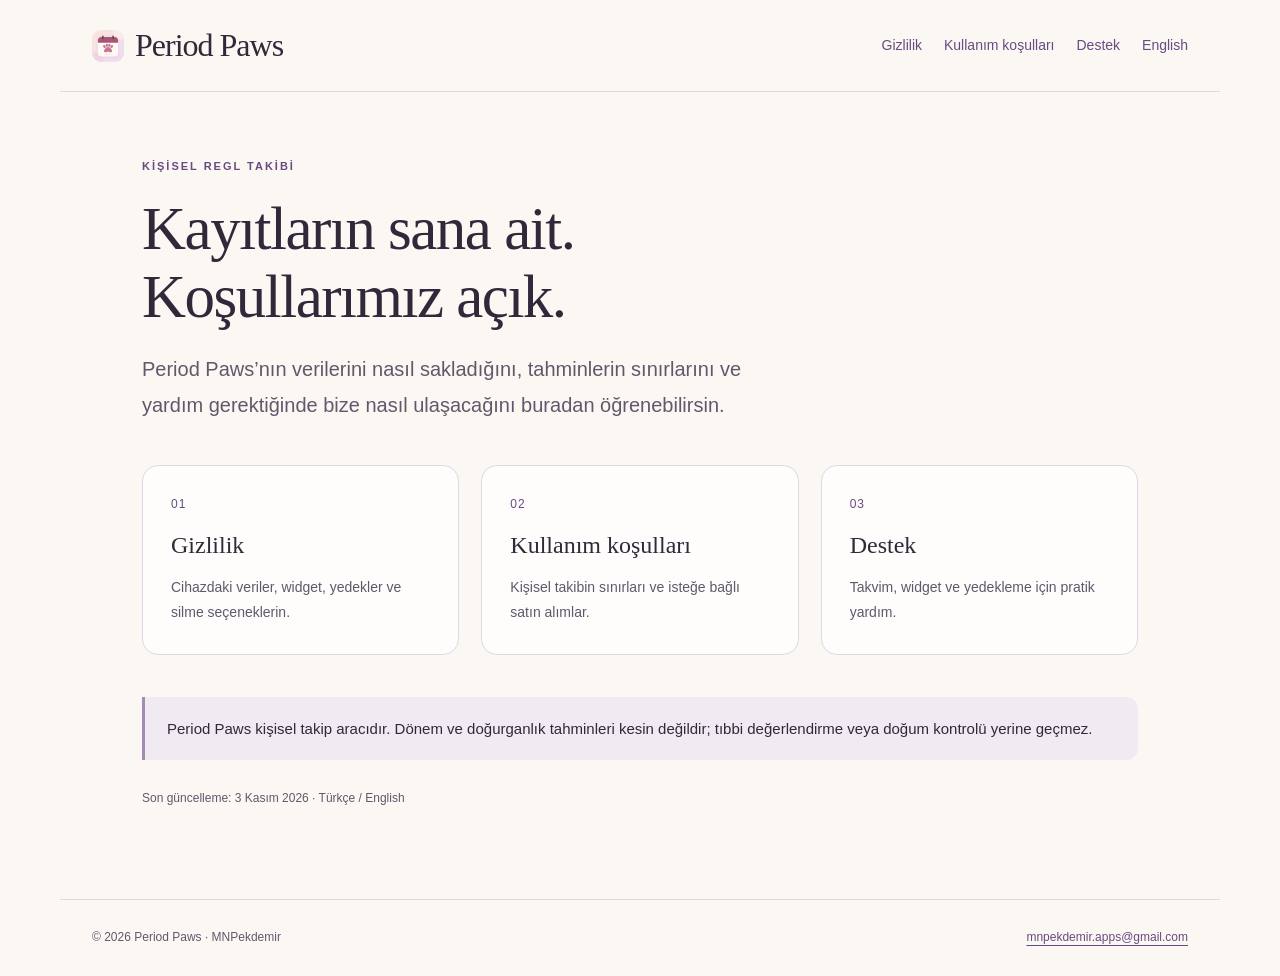
<file: index.html>
<!doctype html><html lang="tr"><head><meta charset="utf-8"><meta name="viewport" content="width=device-width, initial-scale=1"><title>Period Paws · Gizlilik, koşullar ve destek</title><meta name="description" content="Period Paws kişisel regl takibi için gizlilik, kullanım koşulları ve destek."><link rel="canonical" href="https://mnpekdemir.github.io/luna-legal/"><link rel="stylesheet" href="styles.css"><link rel="icon" href="icon.svg"></head><body><a class="skip" href="#main">İçeriğe geç</a><header><a class="brand" href="./"><img src="icon.svg" alt="" width="32" height="32">Period Paws</a><nav aria-label="Ana menü"><a href="privacy/">Gizlilik</a><a href="terms/">Kullanım koşulları</a><a href="support/">Destek</a><a href="en/privacy/" lang="en">English</a></nav></header><main class="shell home" id="main"><div class="eyebrow">Kişisel regl takibi</div><h1>Kayıtların sana ait.<br>Koşullarımız açık.</h1><p class="intro">Period Paws’nın verilerini nasıl sakladığını, tahminlerin sınırlarını ve yardım gerektiğinde bize nasıl ulaşacağını buradan öğrenebilirsin.</p><div class="cards"><a class="tile" href="privacy/"><div class="number">01</div><span>Gizlilik</span><p>Cihazdaki veriler, widget, yedekler ve silme seçeneklerin.</p></a><a class="tile" href="terms/"><div class="number">02</div><span>Kullanım koşulları</span><p>Kişisel takibin sınırları ve isteğe bağlı satın alımlar.</p></a><a class="tile" href="support/"><div class="number">03</div><span>Destek</span><p>Takvim, widget ve yedekleme için pratik yardım.</p></a></div><div class="notice">Period Paws kişisel takip aracıdır. Dönem ve doğurganlık tahminleri kesin değildir; tıbbi değerlendirme veya doğum kontrolü yerine geçmez.</div><p class="meta">Son güncelleme: 3 Kasım 2026 · Türkçe / English</p></main><footer><p>© 2026 Period Paws · MNPekdemir</p><a href="mailto:mnpekdemir.apps@gmail.com">mnpekdemir.apps@gmail.com</a></footer></body></html>
</file>
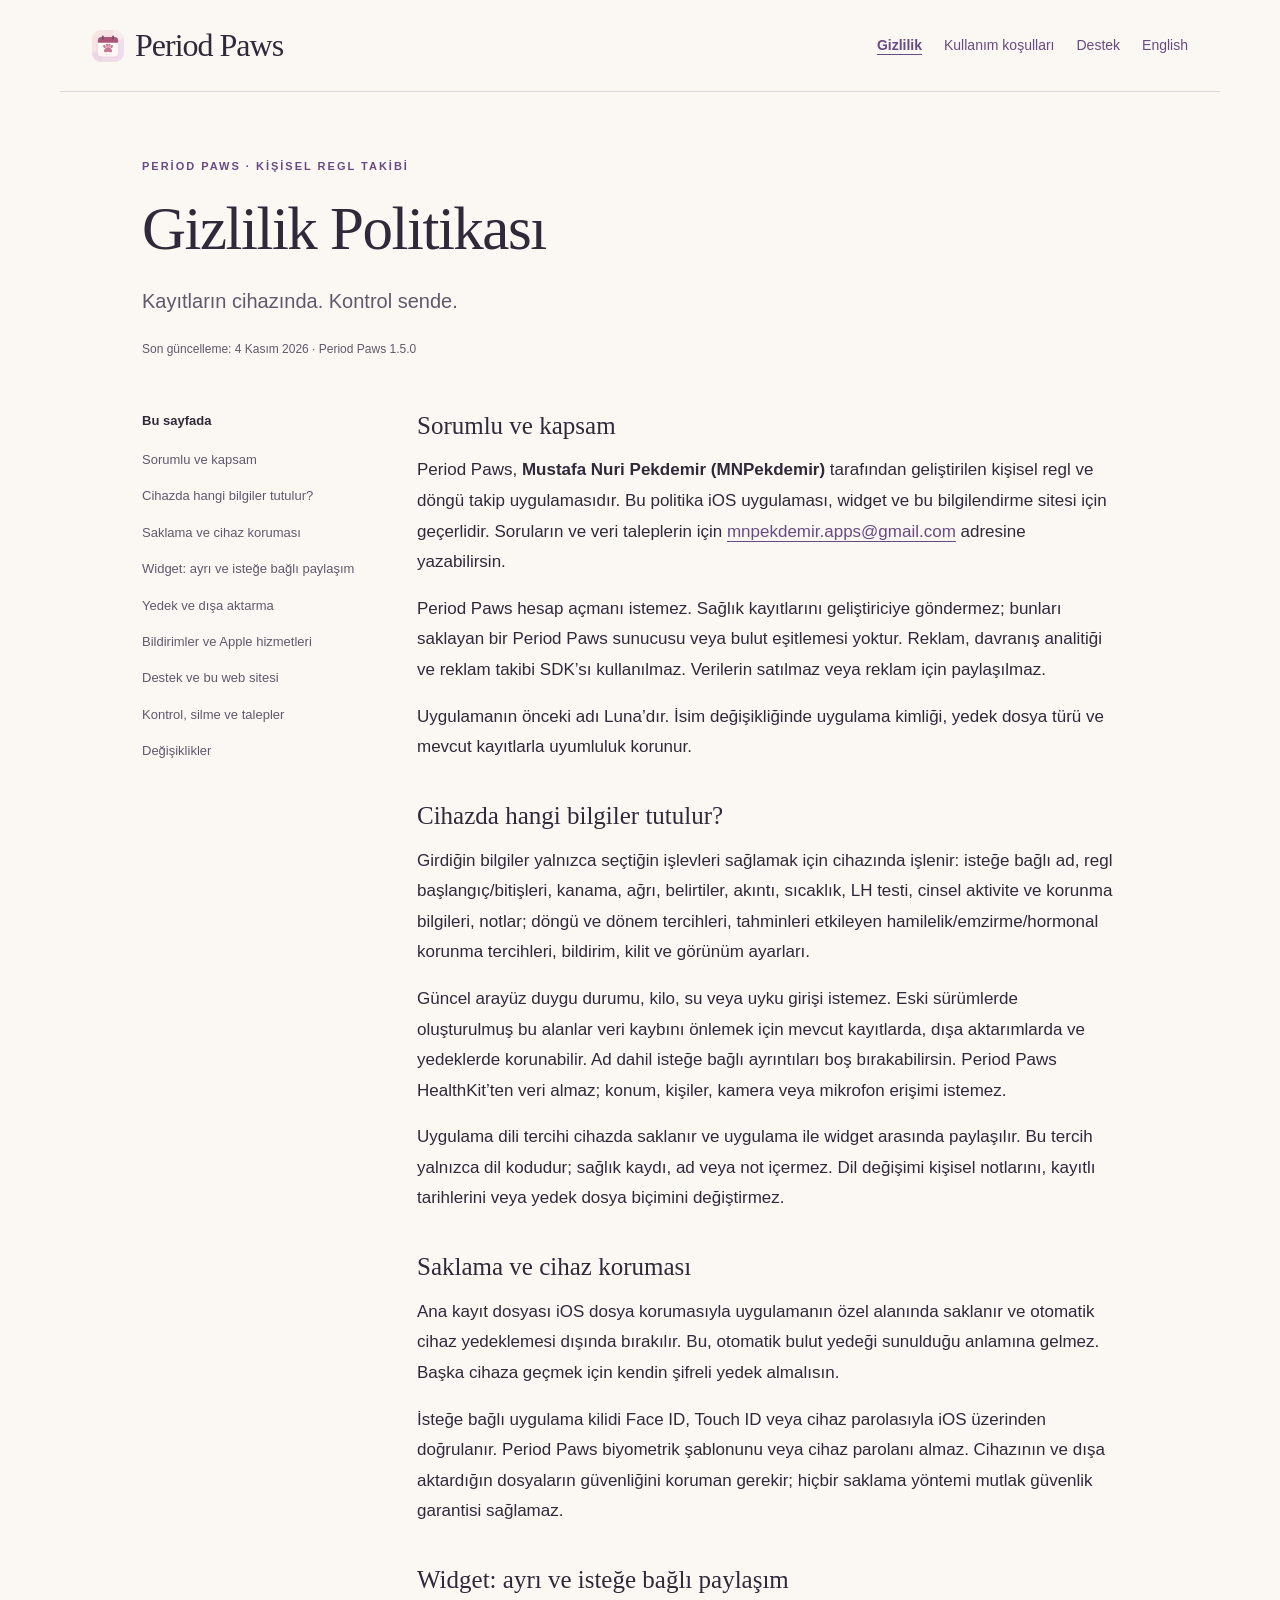
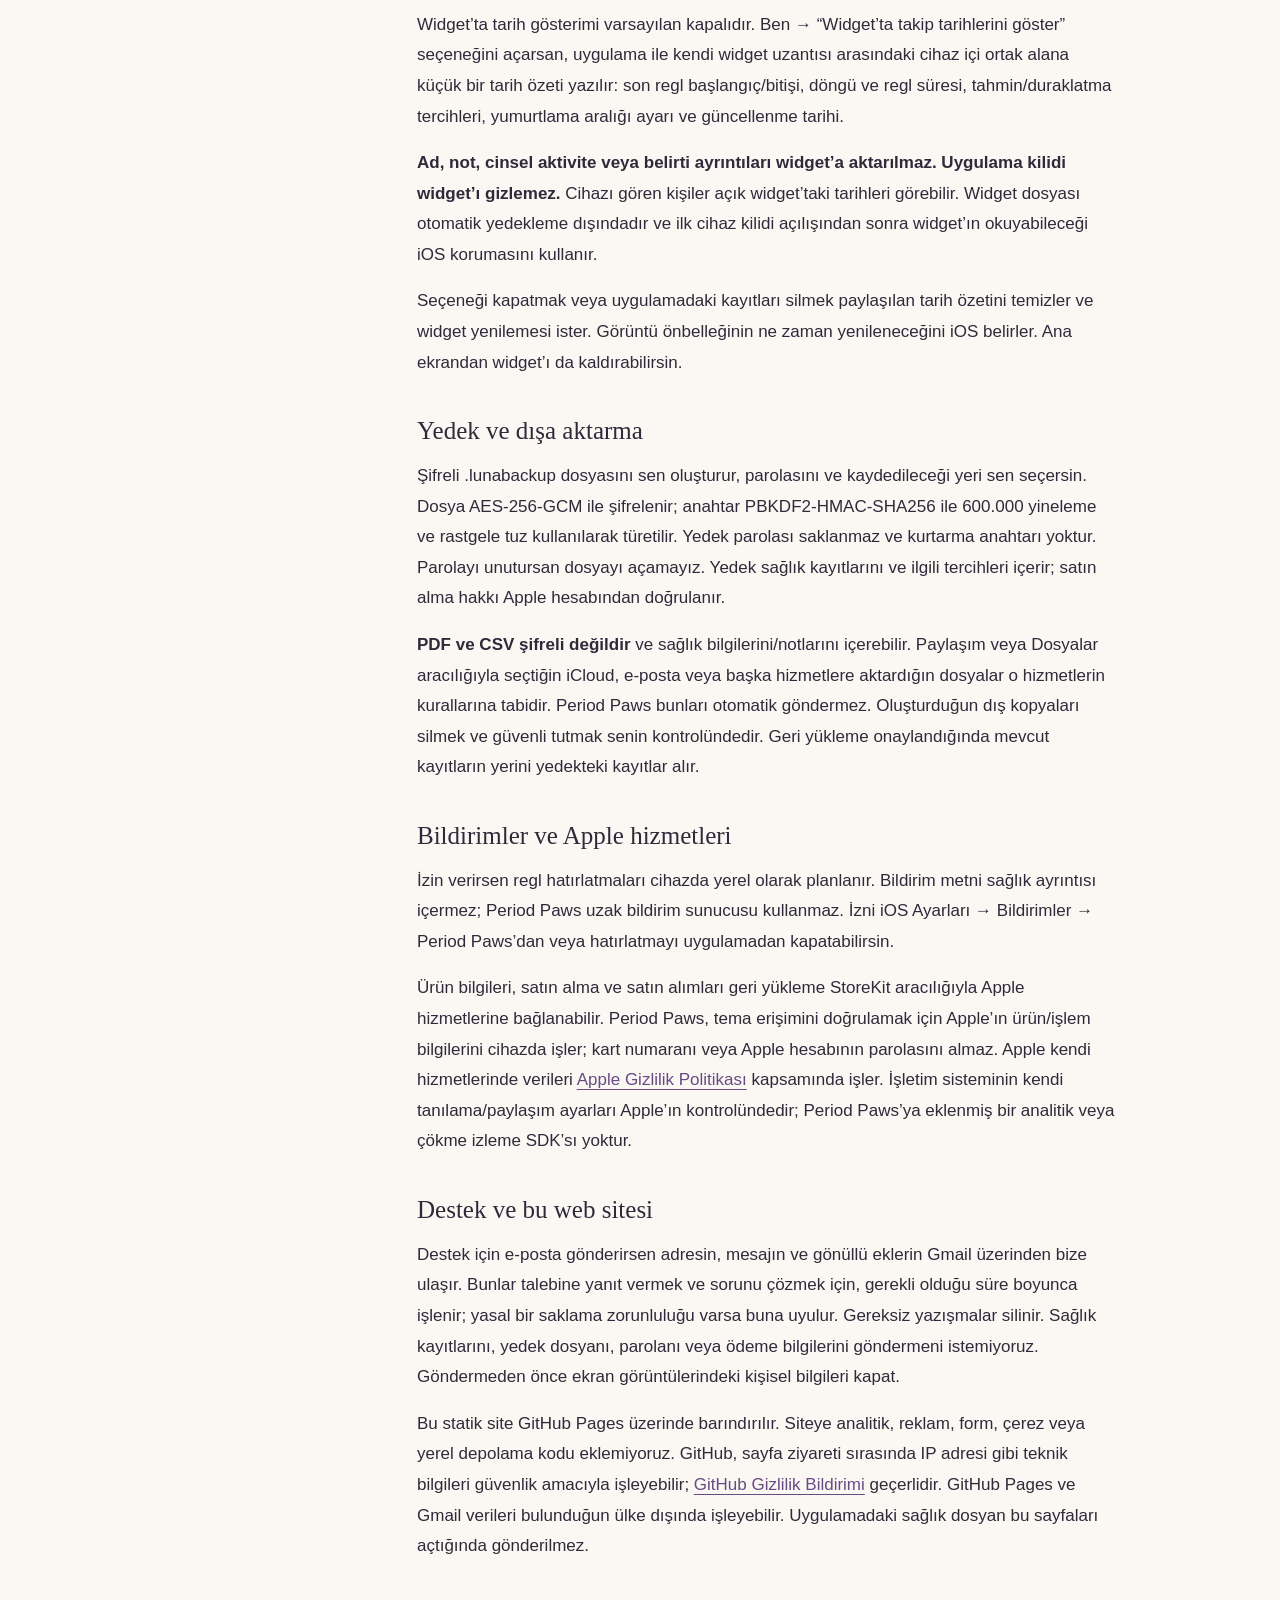
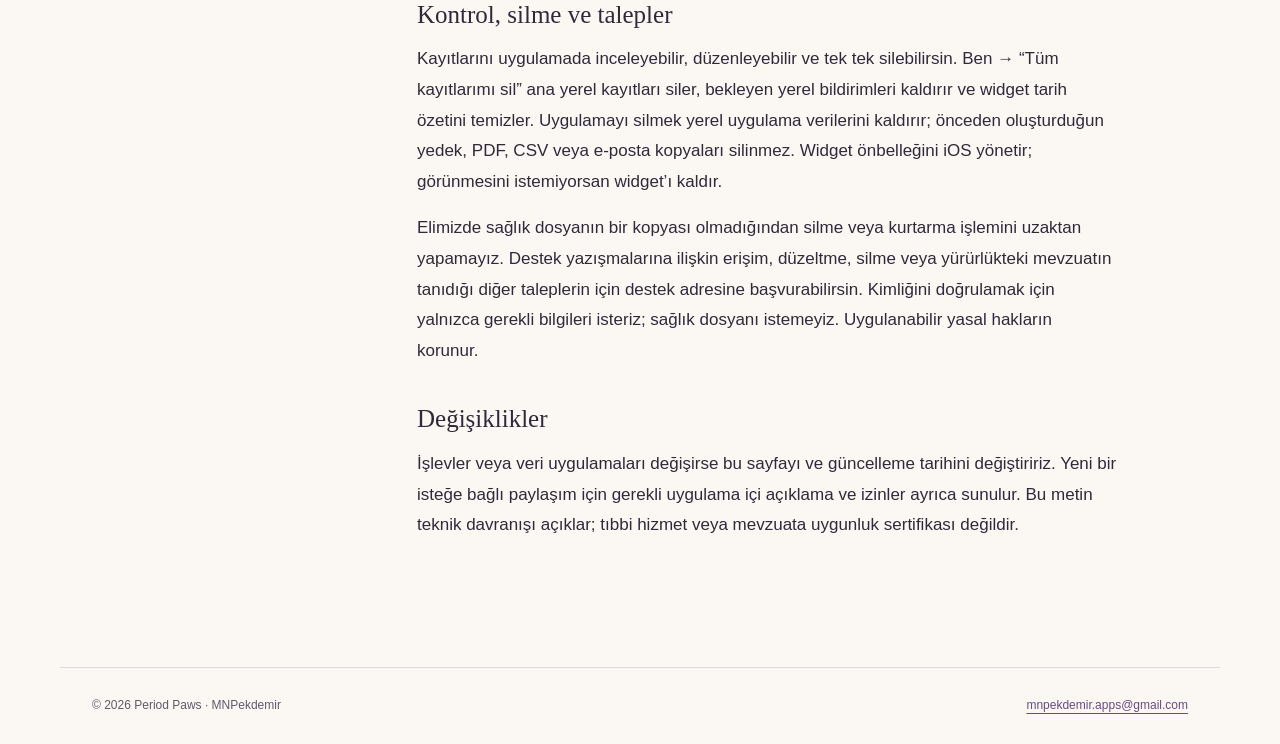
<file: privacy/index.html>
<!doctype html><html lang="tr"><head><meta charset="utf-8"><meta name="viewport" content="width=device-width, initial-scale=1"><title>Gizlilik Politikası · Period Paws</title><meta name="description" content="Kayıtların cihazında. Kontrol sende."><meta name="theme-color" content="#fbf8f4"><link rel="canonical" href="https://mnpekdemir.github.io/luna-legal/privacy/"><link rel="alternate" hreflang="en" href="https://mnpekdemir.github.io/luna-legal/en/privacy/"><link rel="stylesheet" href="../styles.css"><link rel="icon" href="../icon.svg"></head><body><a class="skip" href="#main">İçeriğe geç</a><header><a class="brand" href="../"><img src="../icon.svg" alt="" width="32" height="32">Period Paws</a><nav aria-label="Ana menü"><a href="../privacy/" aria-current="page">Gizlilik</a><a href="../terms/">Kullanım koşulları</a><a href="../support/">Destek</a><a href="https://mnpekdemir.github.io/luna-legal/en/privacy/" lang="en">English</a></nav></header><main class="shell" id="main"><div class="eyebrow">Period Paws · Kişisel regl takibi</div><h1>Gizlilik Politikası</h1><p class="intro">Kayıtların cihazında. Kontrol sende.</p><p class="meta">Son güncelleme: 4 Kasım 2026 · Period Paws 1.5.0</p><div class="layout"><aside aria-label="Bu sayfada"><p>Bu sayfada</p><ol><li><a href="#section-1">Sorumlu ve kapsam</a></li><li><a href="#section-2">Cihazda hangi bilgiler tutulur?</a></li><li><a href="#section-3">Saklama ve cihaz koruması</a></li><li><a href="#section-4">Widget: ayrı ve isteğe bağlı paylaşım</a></li><li><a href="#section-5">Yedek ve dışa aktarma</a></li><li><a href="#section-6">Bildirimler ve Apple hizmetleri</a></li><li><a href="#section-7">Destek ve bu web sitesi</a></li><li><a href="#section-8">Kontrol, silme ve talepler</a></li><li><a href="#section-9">Değişiklikler</a></li></ol></aside><article><section id="section-1"><h2>Sorumlu ve kapsam</h2><p>Period Paws, <strong>Mustafa Nuri Pekdemir (MNPekdemir)</strong> tarafından geliştirilen kişisel regl ve döngü takip uygulamasıdır. Bu politika iOS uygulaması, widget ve bu bilgilendirme sitesi için geçerlidir. Soruların ve veri taleplerin için <a href="mailto:mnpekdemir.apps@gmail.com">mnpekdemir.apps@gmail.com</a> adresine yazabilirsin.</p><p>Period Paws hesap açmanı istemez. Sağlık kayıtlarını geliştiriciye göndermez; bunları saklayan bir Period Paws sunucusu veya bulut eşitlemesi yoktur. Reklam, davranış analitiği ve reklam takibi SDK’sı kullanılmaz. Verilerin satılmaz veya reklam için paylaşılmaz.</p><p>Uygulamanın önceki adı Luna’dır. İsim değişikliğinde uygulama kimliği, yedek dosya türü ve mevcut kayıtlarla uyumluluk korunur.</p></section><section id="section-2"><h2>Cihazda hangi bilgiler tutulur?</h2><p>Girdiğin bilgiler yalnızca seçtiğin işlevleri sağlamak için cihazında işlenir: isteğe bağlı ad, regl başlangıç/bitişleri, kanama, ağrı, belirtiler, akıntı, sıcaklık, LH testi, cinsel aktivite ve korunma bilgileri, notlar; döngü ve dönem tercihleri, tahminleri etkileyen hamilelik/emzirme/hormonal korunma tercihleri, bildirim, kilit ve görünüm ayarları.</p><p>Güncel arayüz duygu durumu, kilo, su veya uyku girişi istemez. Eski sürümlerde oluşturulmuş bu alanlar veri kaybını önlemek için mevcut kayıtlarda, dışa aktarımlarda ve yedeklerde korunabilir. Ad dahil isteğe bağlı ayrıntıları boş bırakabilirsin. Period Paws HealthKit’ten veri almaz; konum, kişiler, kamera veya mikrofon erişimi istemez.</p><p>Uygulama dili tercihi cihazda saklanır ve uygulama ile widget arasında paylaşılır. Bu tercih yalnızca dil kodudur; sağlık kaydı, ad veya not içermez. Dil değişimi kişisel notlarını, kayıtlı tarihlerini veya yedek dosya biçimini değiştirmez.</p></section><section id="section-3"><h2>Saklama ve cihaz koruması</h2><p>Ana kayıt dosyası iOS dosya korumasıyla uygulamanın özel alanında saklanır ve otomatik cihaz yedeklemesi dışında bırakılır. Bu, otomatik bulut yedeği sunulduğu anlamına gelmez. Başka cihaza geçmek için kendin şifreli yedek almalısın.</p><p>İsteğe bağlı uygulama kilidi Face ID, Touch ID veya cihaz parolasıyla iOS üzerinden doğrulanır. Period Paws biyometrik şablonunu veya cihaz parolanı almaz. Cihazının ve dışa aktardığın dosyaların güvenliğini koruman gerekir; hiçbir saklama yöntemi mutlak güvenlik garantisi sağlamaz.</p></section><section id="section-4"><h2>Widget: ayrı ve isteğe bağlı paylaşım</h2><p>Widget’ta tarih gösterimi varsayılan kapalıdır. Ben → “Widget’ta takip tarihlerini göster” seçeneğini açarsan, uygulama ile kendi widget uzantısı arasındaki cihaz içi ortak alana küçük bir tarih özeti yazılır: son regl başlangıç/bitişi, döngü ve regl süresi, tahmin/duraklatma tercihleri, yumurtlama aralığı ayarı ve güncellenme tarihi.</p><p><strong>Ad, not, cinsel aktivite veya belirti ayrıntıları widget’a aktarılmaz. Uygulama kilidi widget’ı gizlemez.</strong> Cihazı gören kişiler açık widget’taki tarihleri görebilir. Widget dosyası otomatik yedekleme dışındadır ve ilk cihaz kilidi açılışından sonra widget’ın okuyabileceği iOS korumasını kullanır.</p><p>Seçeneği kapatmak veya uygulamadaki kayıtları silmek paylaşılan tarih özetini temizler ve widget yenilemesi ister. Görüntü önbelleğinin ne zaman yenileneceğini iOS belirler. Ana ekrandan widget’ı da kaldırabilirsin.</p></section><section id="section-5"><h2>Yedek ve dışa aktarma</h2><p>Şifreli .lunabackup dosyasını sen oluşturur, parolasını ve kaydedileceği yeri sen seçersin. Dosya AES-256-GCM ile şifrelenir; anahtar PBKDF2-HMAC-SHA256 ile 600.000 yineleme ve rastgele tuz kullanılarak türetilir. Yedek parolası saklanmaz ve kurtarma anahtarı yoktur. Parolayı unutursan dosyayı açamayız. Yedek sağlık kayıtlarını ve ilgili tercihleri içerir; satın alma hakkı Apple hesabından doğrulanır.</p><p><strong>PDF ve CSV şifreli değildir</strong> ve sağlık bilgilerini/notlarını içerebilir. Paylaşım veya Dosyalar aracılığıyla seçtiğin iCloud, e-posta veya başka hizmetlere aktardığın dosyalar o hizmetlerin kurallarına tabidir. Period Paws bunları otomatik göndermez. Oluşturduğun dış kopyaları silmek ve güvenli tutmak senin kontrolündedir. Geri yükleme onaylandığında mevcut kayıtların yerini yedekteki kayıtlar alır.</p></section><section id="section-6"><h2>Bildirimler ve Apple hizmetleri</h2><p>İzin verirsen regl hatırlatmaları cihazda yerel olarak planlanır. Bildirim metni sağlık ayrıntısı içermez; Period Paws uzak bildirim sunucusu kullanmaz. İzni iOS Ayarları → Bildirimler → Period Paws’dan veya hatırlatmayı uygulamadan kapatabilirsin.</p><p>Ürün bilgileri, satın alma ve satın alımları geri yükleme StoreKit aracılığıyla Apple hizmetlerine bağlanabilir. Period Paws, tema erişimini doğrulamak için Apple’ın ürün/işlem bilgilerini cihazda işler; kart numaranı veya Apple hesabının parolasını almaz. Apple kendi hizmetlerinde verileri <a href="https://www.apple.com/legal/privacy/">Apple Gizlilik Politikası</a> kapsamında işler. İşletim sisteminin kendi tanılama/paylaşım ayarları Apple’ın kontrolündedir; Period Paws’ya eklenmiş bir analitik veya çökme izleme SDK’sı yoktur.</p></section><section id="section-7"><h2>Destek ve bu web sitesi</h2><p>Destek için e-posta gönderirsen adresin, mesajın ve gönüllü eklerin Gmail üzerinden bize ulaşır. Bunlar talebine yanıt vermek ve sorunu çözmek için, gerekli olduğu süre boyunca işlenir; yasal bir saklama zorunluluğu varsa buna uyulur. Gereksiz yazışmalar silinir. Sağlık kayıtlarını, yedek dosyanı, parolanı veya ödeme bilgilerini göndermeni istemiyoruz. Göndermeden önce ekran görüntülerindeki kişisel bilgileri kapat.</p><p>Bu statik site GitHub Pages üzerinde barındırılır. Siteye analitik, reklam, form, çerez veya yerel depolama kodu eklemiyoruz. GitHub, sayfa ziyareti sırasında IP adresi gibi teknik bilgileri güvenlik amacıyla işleyebilir; <a href="https://docs.github.com/en/site-policy/privacy-policies/github-general-privacy-statement">GitHub Gizlilik Bildirimi</a> geçerlidir. GitHub Pages ve Gmail verileri bulunduğun ülke dışında işleyebilir. Uygulamadaki sağlık dosyan bu sayfaları açtığında gönderilmez.</p></section><section id="section-8"><h2>Kontrol, silme ve talepler</h2><p>Kayıtlarını uygulamada inceleyebilir, düzenleyebilir ve tek tek silebilirsin. Ben → “Tüm kayıtlarımı sil” ana yerel kayıtları siler, bekleyen yerel bildirimleri kaldırır ve widget tarih özetini temizler. Uygulamayı silmek yerel uygulama verilerini kaldırır; önceden oluşturduğun yedek, PDF, CSV veya e-posta kopyaları silinmez. Widget önbelleğini iOS yönetir; görünmesini istemiyorsan widget’ı kaldır.</p><p>Elimizde sağlık dosyanın bir kopyası olmadığından silme veya kurtarma işlemini uzaktan yapamayız. Destek yazışmalarına ilişkin erişim, düzeltme, silme veya yürürlükteki mevzuatın tanıdığı diğer taleplerin için destek adresine başvurabilirsin. Kimliğini doğrulamak için yalnızca gerekli bilgileri isteriz; sağlık dosyanı istemeyiz. Uygulanabilir yasal hakların korunur.</p></section><section id="section-9"><h2>Değişiklikler</h2><p>İşlevler veya veri uygulamaları değişirse bu sayfayı ve güncelleme tarihini değiştiririz. Yeni bir isteğe bağlı paylaşım için gerekli uygulama içi açıklama ve izinler ayrıca sunulur. Bu metin teknik davranışı açıklar; tıbbi hizmet veya mevzuata uygunluk sertifikası değildir.</p></section></article></div></main><footer><p>© 2026 Period Paws · MNPekdemir</p><a href="mailto:mnpekdemir.apps@gmail.com">mnpekdemir.apps@gmail.com</a></footer></body></html>
</file>
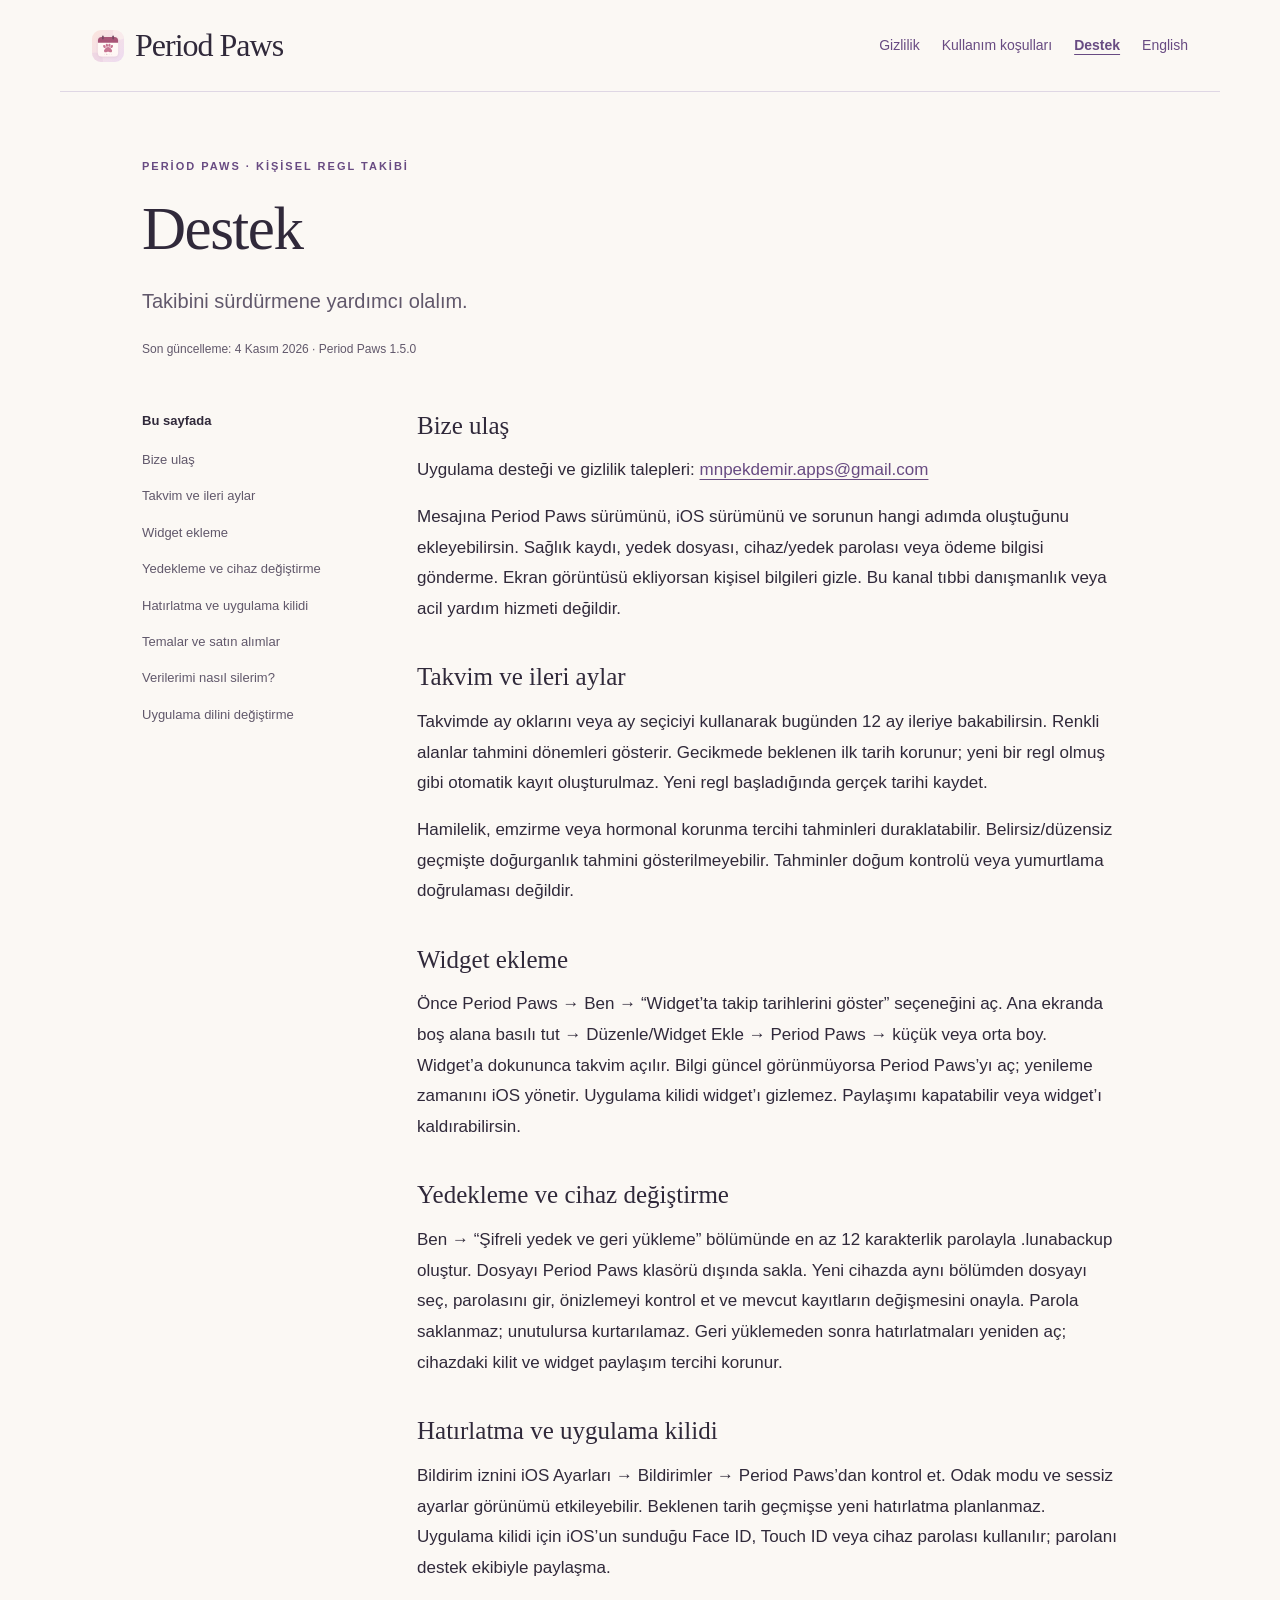
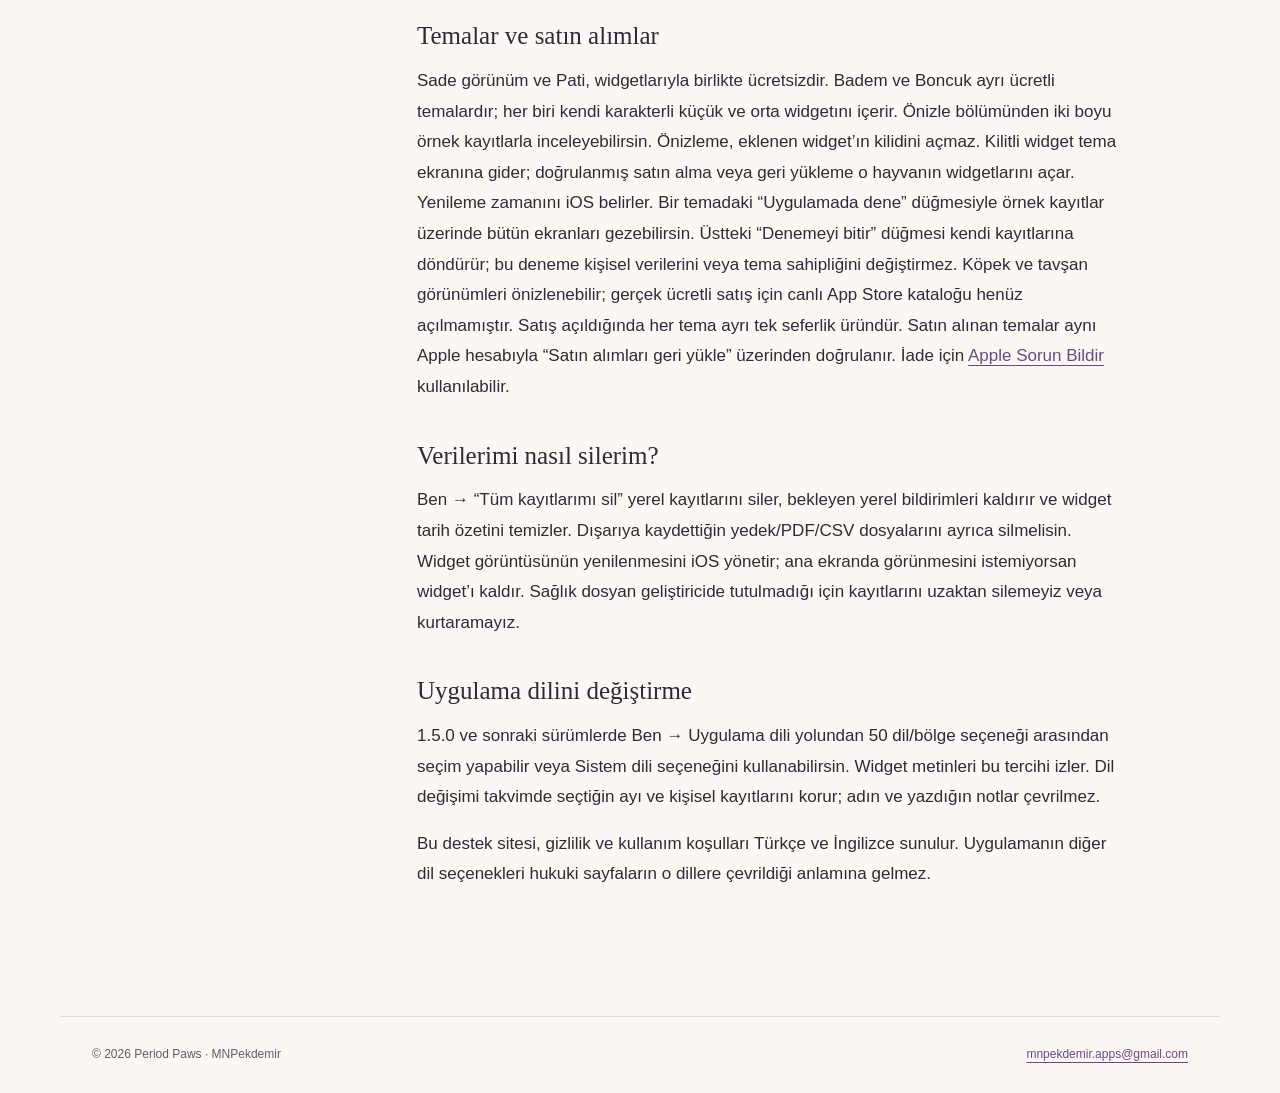
<file: support/index.html>
<!doctype html><html lang="tr"><head><meta charset="utf-8"><meta name="viewport" content="width=device-width, initial-scale=1"><title>Destek · Period Paws</title><meta name="description" content="Takibini sürdürmene yardımcı olalım."><meta name="theme-color" content="#fbf8f4"><link rel="canonical" href="https://mnpekdemir.github.io/luna-legal/support/"><link rel="alternate" hreflang="en" href="https://mnpekdemir.github.io/luna-legal/en/support/"><link rel="stylesheet" href="../styles.css"><link rel="icon" href="../icon.svg"></head><body><a class="skip" href="#main">İçeriğe geç</a><header><a class="brand" href="../"><img src="../icon.svg" alt="" width="32" height="32">Period Paws</a><nav aria-label="Ana menü"><a href="../privacy/">Gizlilik</a><a href="../terms/">Kullanım koşulları</a><a href="../support/" aria-current="page">Destek</a><a href="https://mnpekdemir.github.io/luna-legal/en/support/" lang="en">English</a></nav></header><main class="shell" id="main"><div class="eyebrow">Period Paws · Kişisel regl takibi</div><h1>Destek</h1><p class="intro">Takibini sürdürmene yardımcı olalım.</p><p class="meta">Son güncelleme: 4 Kasım 2026 · Period Paws 1.5.0</p><div class="layout"><aside aria-label="Bu sayfada"><p>Bu sayfada</p><ol><li><a href="#section-1">Bize ulaş</a></li><li><a href="#section-2">Takvim ve ileri aylar</a></li><li><a href="#section-3">Widget ekleme</a></li><li><a href="#section-4">Yedekleme ve cihaz değiştirme</a></li><li><a href="#section-5">Hatırlatma ve uygulama kilidi</a></li><li><a href="#section-6">Temalar ve satın alımlar</a></li><li><a href="#section-7">Verilerimi nasıl silerim?</a></li><li><a href="#section-8">Uygulama dilini değiştirme</a></li></ol></aside><article><section id="section-1"><h2>Bize ulaş</h2><p>Uygulama desteği ve gizlilik talepleri: <a class="contact" href="mailto:mnpekdemir.apps@gmail.com">mnpekdemir.apps@gmail.com</a></p><p>Mesajına Period Paws sürümünü, iOS sürümünü ve sorunun hangi adımda oluştuğunu ekleyebilirsin. Sağlık kaydı, yedek dosyası, cihaz/yedek parolası veya ödeme bilgisi gönderme. Ekran görüntüsü ekliyorsan kişisel bilgileri gizle. Bu kanal tıbbi danışmanlık veya acil yardım hizmeti değildir.</p></section><section id="section-2"><h2>Takvim ve ileri aylar</h2><p>Takvimde ay oklarını veya ay seçiciyi kullanarak bugünden 12 ay ileriye bakabilirsin. Renkli alanlar tahmini dönemleri gösterir. Gecikmede beklenen ilk tarih korunur; yeni bir regl olmuş gibi otomatik kayıt oluşturulmaz. Yeni regl başladığında gerçek tarihi kaydet.</p><p>Hamilelik, emzirme veya hormonal korunma tercihi tahminleri duraklatabilir. Belirsiz/düzensiz geçmişte doğurganlık tahmini gösterilmeyebilir. Tahminler doğum kontrolü veya yumurtlama doğrulaması değildir.</p></section><section id="section-3"><h2>Widget ekleme</h2><p>Önce Period Paws → Ben → “Widget’ta takip tarihlerini göster” seçeneğini aç. Ana ekranda boş alana basılı tut → Düzenle/Widget Ekle → Period Paws → küçük veya orta boy. Widget’a dokununca takvim açılır. Bilgi güncel görünmüyorsa Period Paws’yı aç; yenileme zamanını iOS yönetir. Uygulama kilidi widget’ı gizlemez. Paylaşımı kapatabilir veya widget’ı kaldırabilirsin.</p></section><section id="section-4"><h2>Yedekleme ve cihaz değiştirme</h2><p>Ben → “Şifreli yedek ve geri yükleme” bölümünde en az 12 karakterlik parolayla .lunabackup oluştur. Dosyayı Period Paws klasörü dışında sakla. Yeni cihazda aynı bölümden dosyayı seç, parolasını gir, önizlemeyi kontrol et ve mevcut kayıtların değişmesini onayla. Parola saklanmaz; unutulursa kurtarılamaz. Geri yüklemeden sonra hatırlatmaları yeniden aç; cihazdaki kilit ve widget paylaşım tercihi korunur.</p></section><section id="section-5"><h2>Hatırlatma ve uygulama kilidi</h2><p>Bildirim iznini iOS Ayarları → Bildirimler → Period Paws’dan kontrol et. Odak modu ve sessiz ayarlar görünümü etkileyebilir. Beklenen tarih geçmişse yeni hatırlatma planlanmaz. Uygulama kilidi için iOS’un sunduğu Face ID, Touch ID veya cihaz parolası kullanılır; parolanı destek ekibiyle paylaşma.</p></section><section id="section-6"><h2>Temalar ve satın alımlar</h2><p>Sade görünüm ve Pati, widgetlarıyla birlikte ücretsizdir. Badem ve Boncuk ayrı ücretli temalardır; her biri kendi karakterli küçük ve orta widgetını içerir. Önizle bölümünden iki boyu örnek kayıtlarla inceleyebilirsin. Önizleme, eklenen widget’ın kilidini açmaz. Kilitli widget tema ekranına gider; doğrulanmış satın alma veya geri yükleme o hayvanın widgetlarını açar. Yenileme zamanını iOS belirler. Bir temadaki “Uygulamada dene” düğmesiyle örnek kayıtlar üzerinde bütün ekranları gezebilirsin. Üstteki “Denemeyi bitir” düğmesi kendi kayıtlarına döndürür; bu deneme kişisel verilerini veya tema sahipliğini değiştirmez. Köpek ve tavşan görünümleri önizlenebilir; gerçek ücretli satış için canlı App Store kataloğu henüz açılmamıştır. Satış açıldığında her tema ayrı tek seferlik üründür. Satın alınan temalar aynı Apple hesabıyla “Satın alımları geri yükle” üzerinden doğrulanır. İade için <a href="https://reportaproblem.apple.com/">Apple Sorun Bildir</a> kullanılabilir.</p></section><section id="section-7"><h2>Verilerimi nasıl silerim?</h2><p>Ben → “Tüm kayıtlarımı sil” yerel kayıtlarını siler, bekleyen yerel bildirimleri kaldırır ve widget tarih özetini temizler. Dışarıya kaydettiğin yedek/PDF/CSV dosyalarını ayrıca silmelisin. Widget görüntüsünün yenilenmesini iOS yönetir; ana ekranda görünmesini istemiyorsan widget’ı kaldır. Sağlık dosyan geliştiricide tutulmadığı için kayıtlarını uzaktan silemeyiz veya kurtaramayız.</p></section><section id="section-8"><h2>Uygulama dilini değiştirme</h2><p>1.5.0 ve sonraki sürümlerde Ben → Uygulama dili yolundan 50 dil/bölge seçeneği arasından seçim yapabilir veya Sistem dili seçeneğini kullanabilirsin. Widget metinleri bu tercihi izler. Dil değişimi takvimde seçtiğin ayı ve kişisel kayıtlarını korur; adın ve yazdığın notlar çevrilmez.</p><p>Bu destek sitesi, gizlilik ve kullanım koşulları Türkçe ve İngilizce sunulur. Uygulamanın diğer dil seçenekleri hukuki sayfaların o dillere çevrildiği anlamına gelmez.</p></section></article></div></main><footer><p>© 2026 Period Paws · MNPekdemir</p><a href="mailto:mnpekdemir.apps@gmail.com">mnpekdemir.apps@gmail.com</a></footer></body></html>
</file>
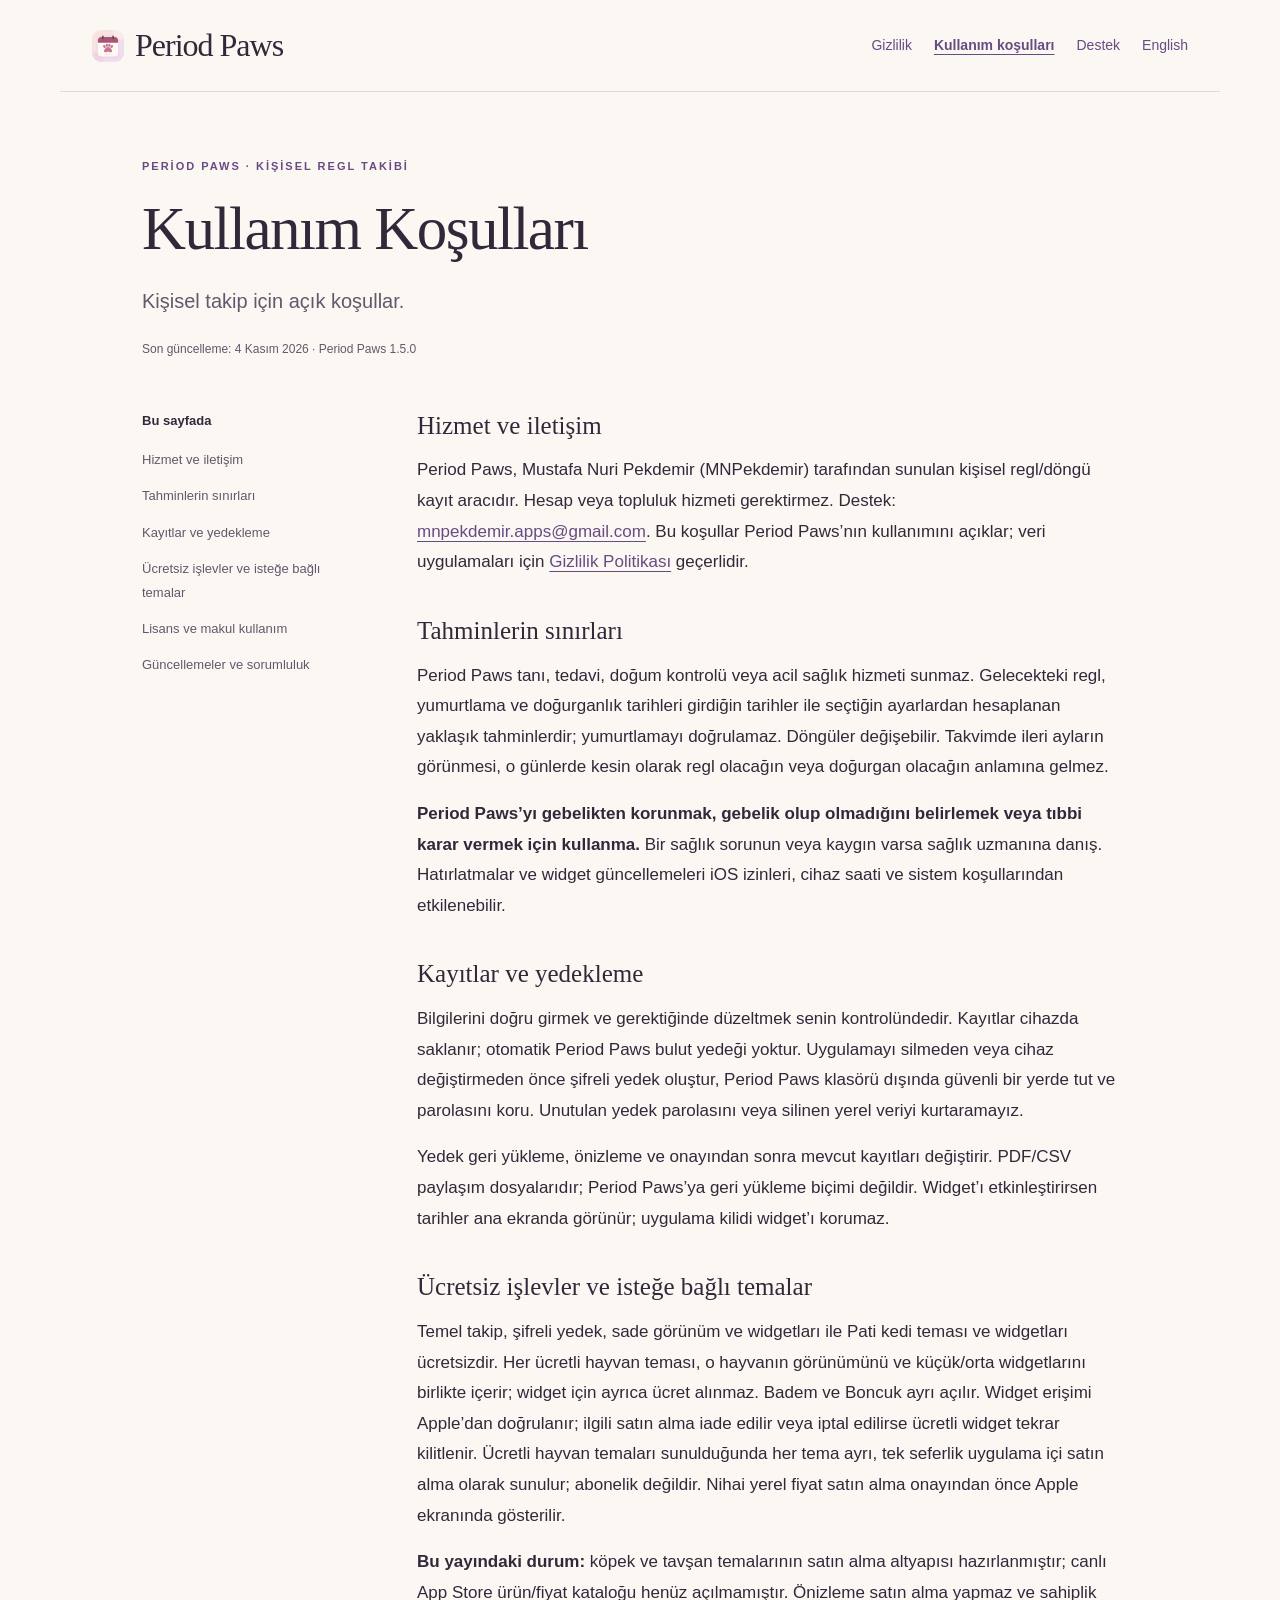
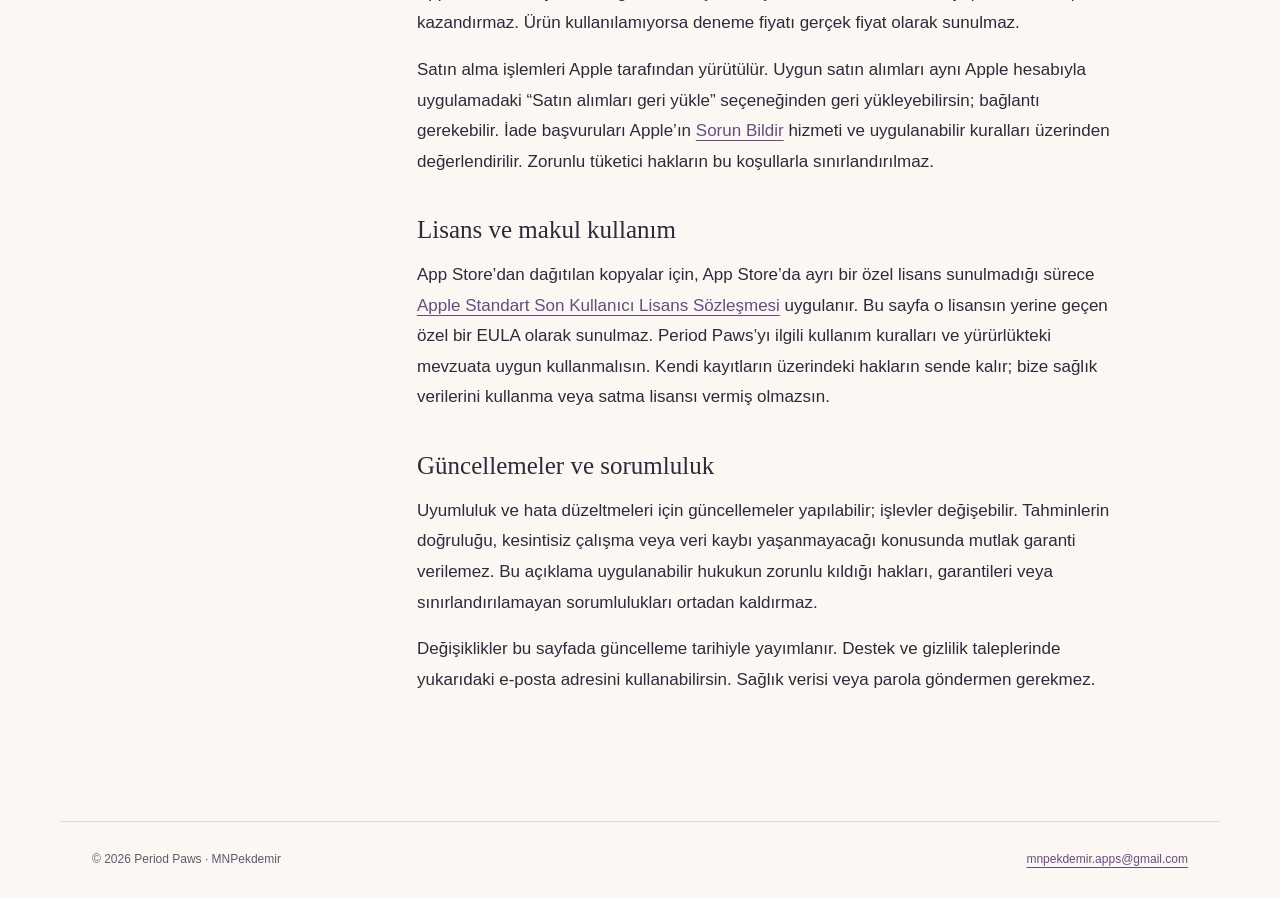
<file: terms/index.html>
<!doctype html><html lang="tr"><head><meta charset="utf-8"><meta name="viewport" content="width=device-width, initial-scale=1"><title>Kullanım Koşulları · Period Paws</title><meta name="description" content="Kişisel takip için açık koşullar."><meta name="theme-color" content="#fbf8f4"><link rel="canonical" href="https://mnpekdemir.github.io/luna-legal/terms/"><link rel="alternate" hreflang="en" href="https://mnpekdemir.github.io/luna-legal/en/terms/"><link rel="stylesheet" href="../styles.css"><link rel="icon" href="../icon.svg"></head><body><a class="skip" href="#main">İçeriğe geç</a><header><a class="brand" href="../"><img src="../icon.svg" alt="" width="32" height="32">Period Paws</a><nav aria-label="Ana menü"><a href="../privacy/">Gizlilik</a><a href="../terms/" aria-current="page">Kullanım koşulları</a><a href="../support/">Destek</a><a href="https://mnpekdemir.github.io/luna-legal/en/terms/" lang="en">English</a></nav></header><main class="shell" id="main"><div class="eyebrow">Period Paws · Kişisel regl takibi</div><h1>Kullanım Koşulları</h1><p class="intro">Kişisel takip için açık koşullar.</p><p class="meta">Son güncelleme: 4 Kasım 2026 · Period Paws 1.5.0</p><div class="layout"><aside aria-label="Bu sayfada"><p>Bu sayfada</p><ol><li><a href="#section-1">Hizmet ve iletişim</a></li><li><a href="#section-2">Tahminlerin sınırları</a></li><li><a href="#section-3">Kayıtlar ve yedekleme</a></li><li><a href="#section-4">Ücretsiz işlevler ve isteğe bağlı temalar</a></li><li><a href="#section-5">Lisans ve makul kullanım</a></li><li><a href="#section-6">Güncellemeler ve sorumluluk</a></li></ol></aside><article><section id="section-1"><h2>Hizmet ve iletişim</h2><p>Period Paws, Mustafa Nuri Pekdemir (MNPekdemir) tarafından sunulan kişisel regl/döngü kayıt aracıdır. Hesap veya topluluk hizmeti gerektirmez. Destek: <a href="mailto:mnpekdemir.apps@gmail.com">mnpekdemir.apps@gmail.com</a>. Bu koşullar Period Paws’nın kullanımını açıklar; veri uygulamaları için <a href="../privacy/">Gizlilik Politikası</a> geçerlidir.</p></section><section id="section-2"><h2>Tahminlerin sınırları</h2><p>Period Paws tanı, tedavi, doğum kontrolü veya acil sağlık hizmeti sunmaz. Gelecekteki regl, yumurtlama ve doğurganlık tarihleri girdiğin tarihler ile seçtiğin ayarlardan hesaplanan yaklaşık tahminlerdir; yumurtlamayı doğrulamaz. Döngüler değişebilir. Takvimde ileri ayların görünmesi, o günlerde kesin olarak regl olacağın veya doğurgan olacağın anlamına gelmez.</p><p><strong>Period Paws’yı gebelikten korunmak, gebelik olup olmadığını belirlemek veya tıbbi karar vermek için kullanma.</strong> Bir sağlık sorunun veya kaygın varsa sağlık uzmanına danış. Hatırlatmalar ve widget güncellemeleri iOS izinleri, cihaz saati ve sistem koşullarından etkilenebilir.</p></section><section id="section-3"><h2>Kayıtlar ve yedekleme</h2><p>Bilgilerini doğru girmek ve gerektiğinde düzeltmek senin kontrolündedir. Kayıtlar cihazda saklanır; otomatik Period Paws bulut yedeği yoktur. Uygulamayı silmeden veya cihaz değiştirmeden önce şifreli yedek oluştur, Period Paws klasörü dışında güvenli bir yerde tut ve parolasını koru. Unutulan yedek parolasını veya silinen yerel veriyi kurtaramayız.</p><p>Yedek geri yükleme, önizleme ve onayından sonra mevcut kayıtları değiştirir. PDF/CSV paylaşım dosyalarıdır; Period Paws’ya geri yükleme biçimi değildir. Widget’ı etkinleştirirsen tarihler ana ekranda görünür; uygulama kilidi widget’ı korumaz.</p></section><section id="section-4"><h2>Ücretsiz işlevler ve isteğe bağlı temalar</h2><p>Temel takip, şifreli yedek, sade görünüm ve widgetları ile Pati kedi teması ve widgetları ücretsizdir. Her ücretli hayvan teması, o hayvanın görünümünü ve küçük/orta widgetlarını birlikte içerir; widget için ayrıca ücret alınmaz. Badem ve Boncuk ayrı açılır. Widget erişimi Apple’dan doğrulanır; ilgili satın alma iade edilir veya iptal edilirse ücretli widget tekrar kilitlenir. Ücretli hayvan temaları sunulduğunda her tema ayrı, tek seferlik uygulama içi satın alma olarak sunulur; abonelik değildir. Nihai yerel fiyat satın alma onayından önce Apple ekranında gösterilir.</p><p><strong>Bu yayındaki durum:</strong> köpek ve tavşan temalarının satın alma altyapısı hazırlanmıştır; canlı App Store ürün/fiyat kataloğu henüz açılmamıştır. Önizleme satın alma yapmaz ve sahiplik kazandırmaz. Ürün kullanılamıyorsa deneme fiyatı gerçek fiyat olarak sunulmaz.</p><p>Satın alma işlemleri Apple tarafından yürütülür. Uygun satın alımları aynı Apple hesabıyla uygulamadaki “Satın alımları geri yükle” seçeneğinden geri yükleyebilirsin; bağlantı gerekebilir. İade başvuruları Apple’ın <a href="https://reportaproblem.apple.com/">Sorun Bildir</a> hizmeti ve uygulanabilir kuralları üzerinden değerlendirilir. Zorunlu tüketici hakların bu koşullarla sınırlandırılmaz.</p></section><section id="section-5"><h2>Lisans ve makul kullanım</h2><p>App Store’dan dağıtılan kopyalar için, App Store’da ayrı bir özel lisans sunulmadığı sürece <a href="https://www.apple.com/legal/internet-services/itunes/dev/stdeula/">Apple Standart Son Kullanıcı Lisans Sözleşmesi</a> uygulanır. Bu sayfa o lisansın yerine geçen özel bir EULA olarak sunulmaz. Period Paws’yı ilgili kullanım kuralları ve yürürlükteki mevzuata uygun kullanmalısın. Kendi kayıtların üzerindeki hakların sende kalır; bize sağlık verilerini kullanma veya satma lisansı vermiş olmazsın.</p></section><section id="section-6"><h2>Güncellemeler ve sorumluluk</h2><p>Uyumluluk ve hata düzeltmeleri için güncellemeler yapılabilir; işlevler değişebilir. Tahminlerin doğruluğu, kesintisiz çalışma veya veri kaybı yaşanmayacağı konusunda mutlak garanti verilemez. Bu açıklama uygulanabilir hukukun zorunlu kıldığı hakları, garantileri veya sınırlandırılamayan sorumlulukları ortadan kaldırmaz.</p><p>Değişiklikler bu sayfada güncelleme tarihiyle yayımlanır. Destek ve gizlilik taleplerinde yukarıdaki e-posta adresini kullanabilirsin. Sağlık verisi veya parola göndermen gerekmez.</p></section></article></div></main><footer><p>© 2026 Period Paws · MNPekdemir</p><a href="mailto:mnpekdemir.apps@gmail.com">mnpekdemir.apps@gmail.com</a></footer></body></html>
</file>
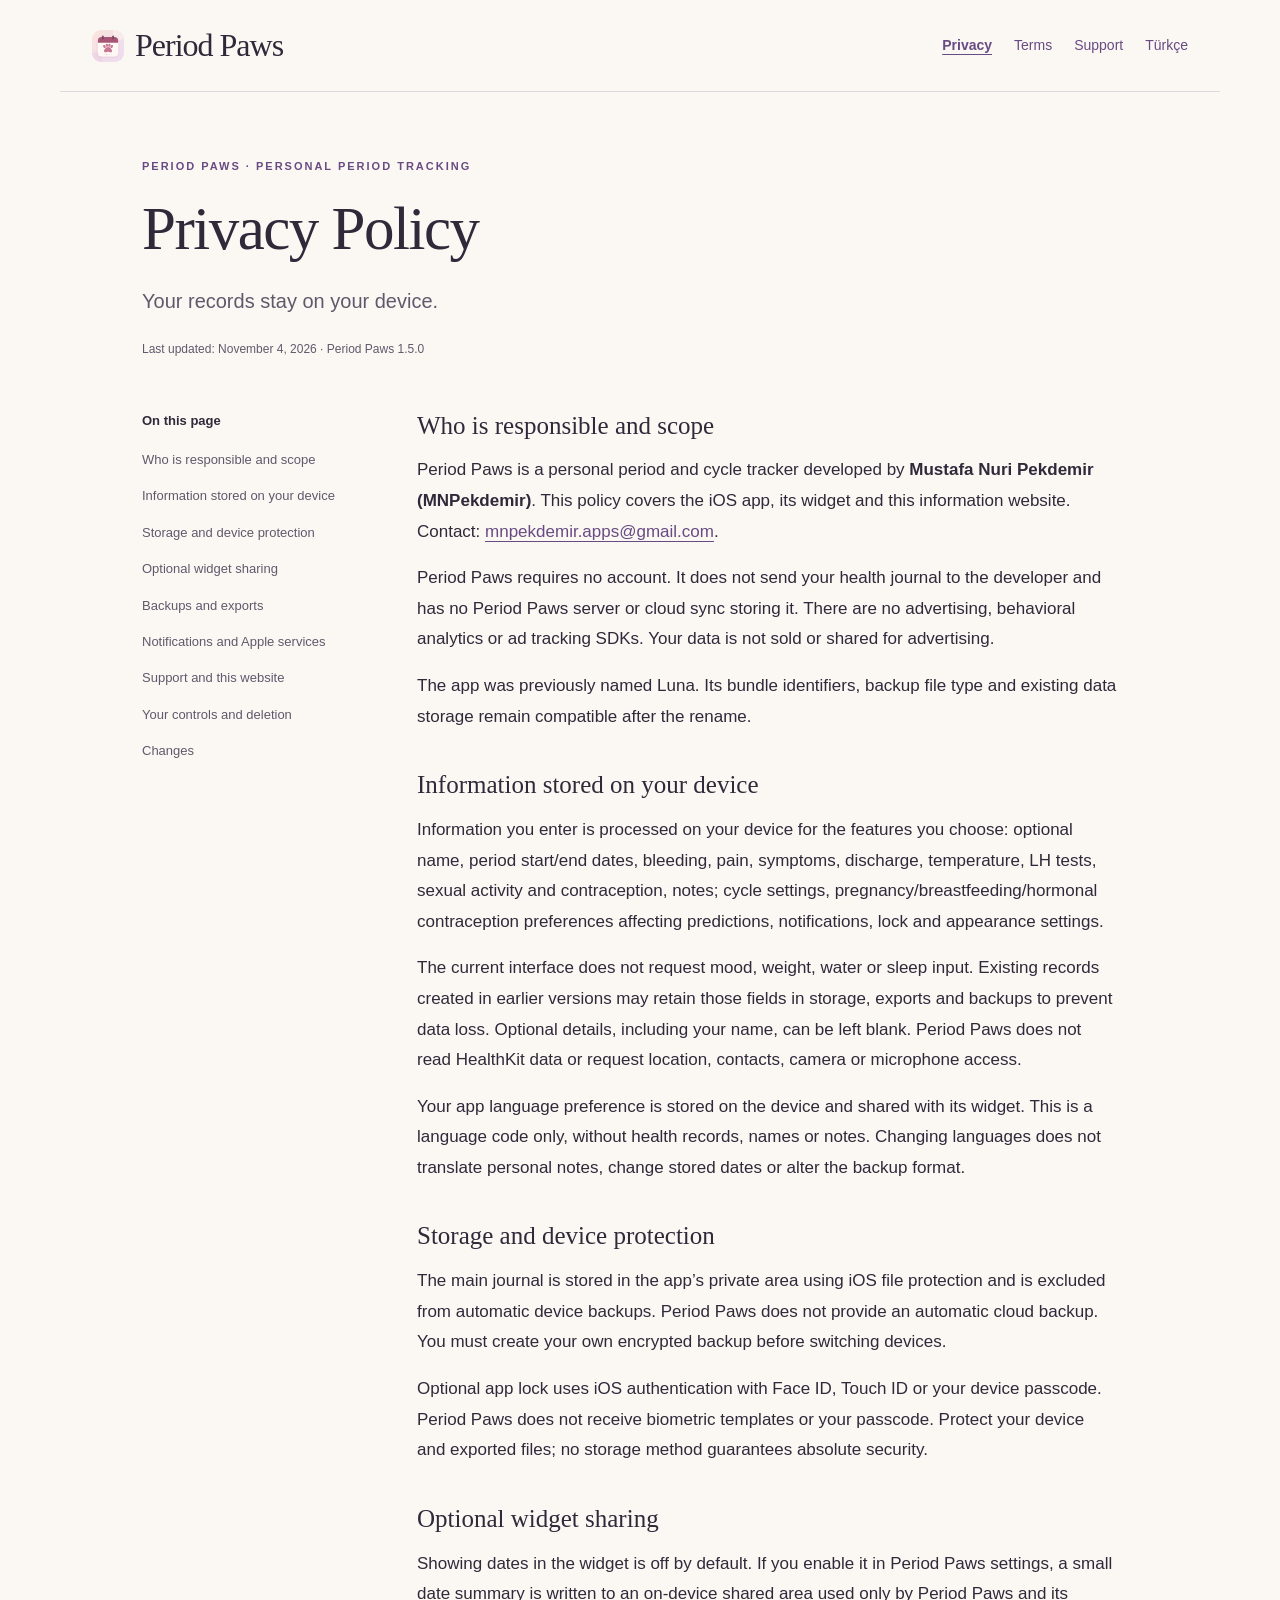
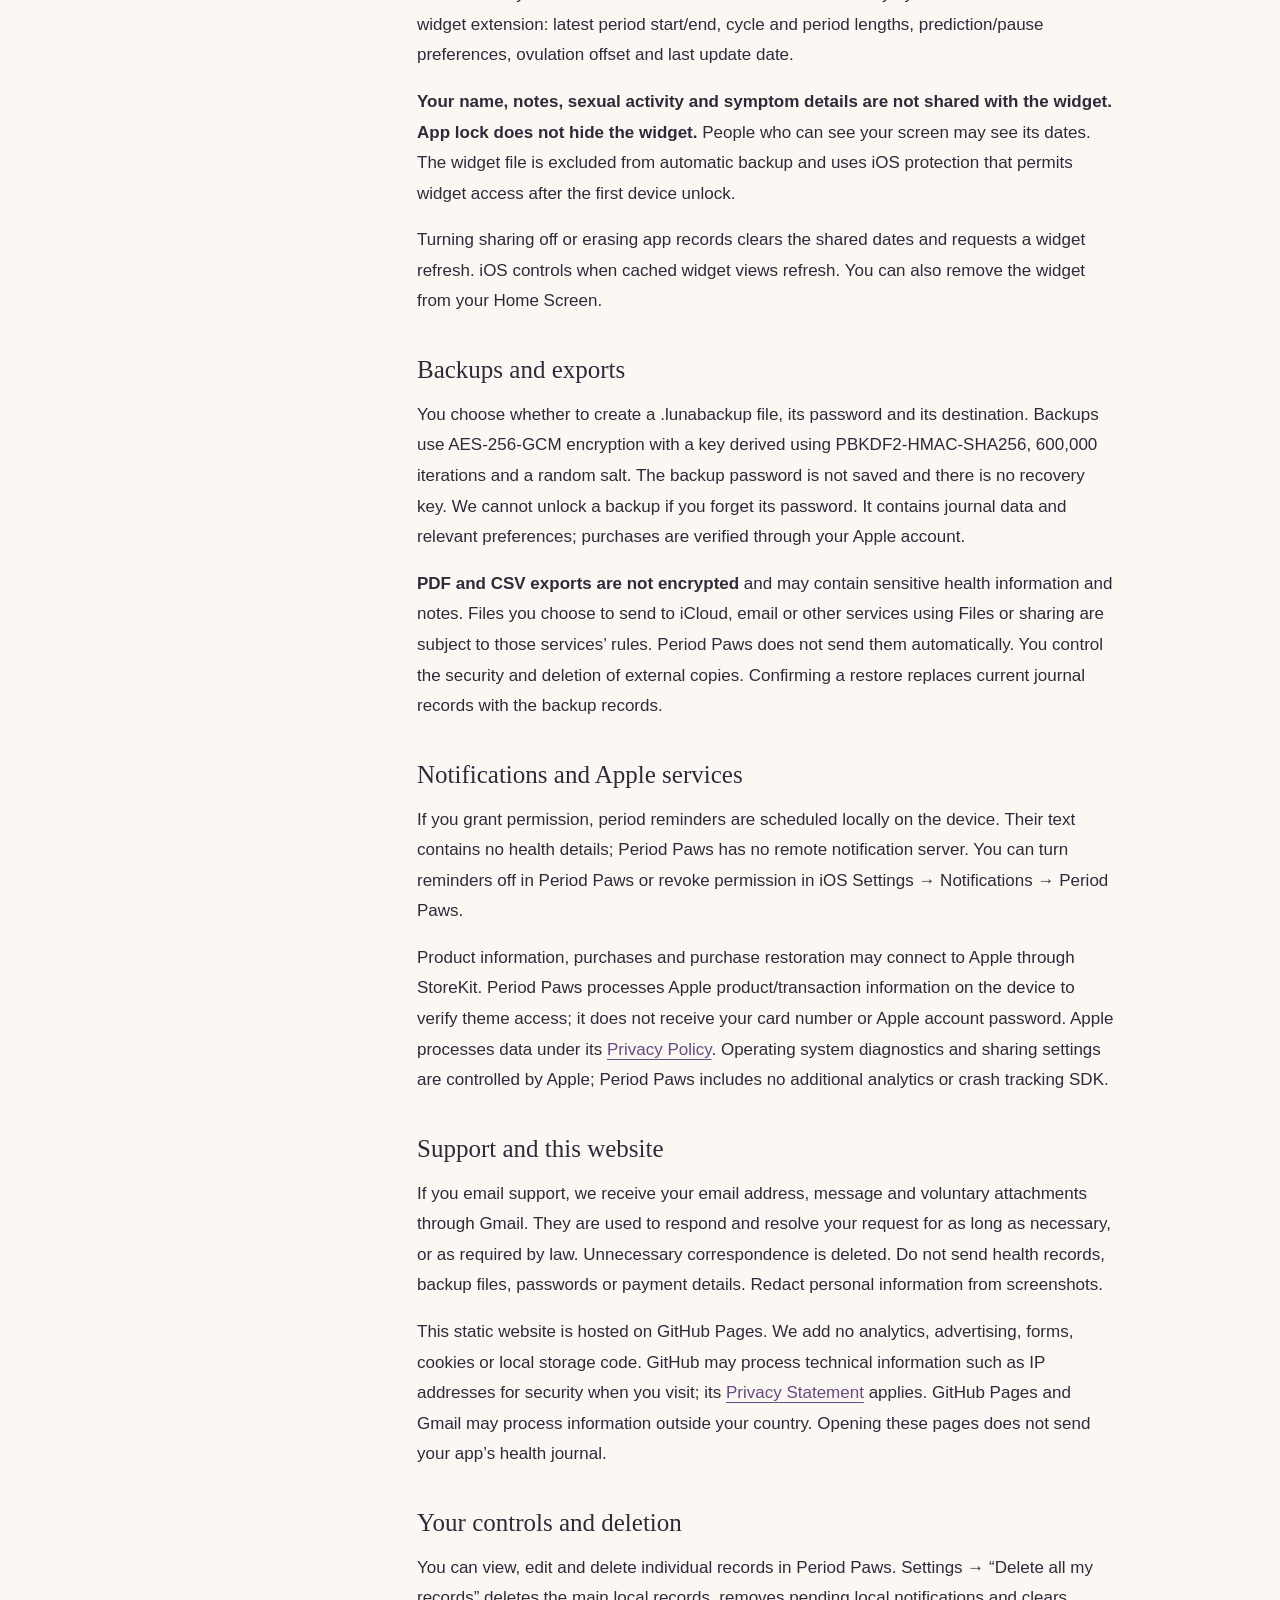
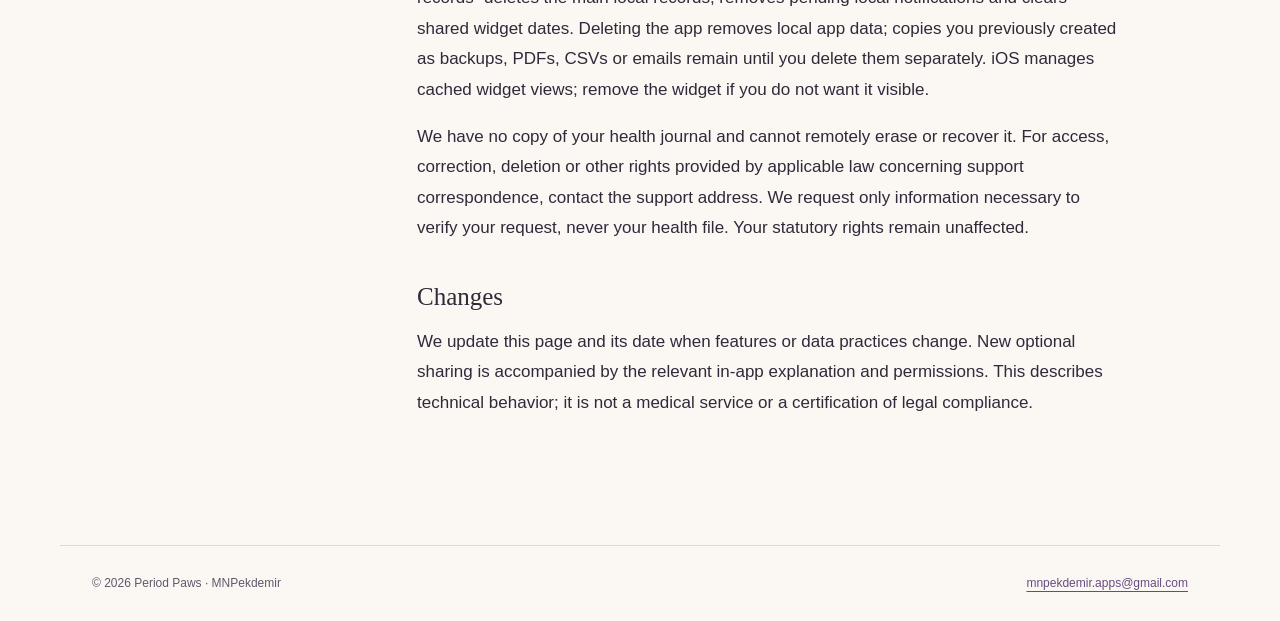
<file: en/privacy/index.html>
<!doctype html><html lang="en"><head><meta charset="utf-8"><meta name="viewport" content="width=device-width, initial-scale=1"><title>Privacy Policy · Period Paws</title><meta name="description" content="Your records stay on your device."><meta name="theme-color" content="#fbf8f4"><link rel="canonical" href="https://mnpekdemir.github.io/luna-legal/en/privacy/"><link rel="alternate" hreflang="tr" href="https://mnpekdemir.github.io/luna-legal/privacy/"><link rel="stylesheet" href="../../styles.css"><link rel="icon" href="../../icon.svg"></head><body><a class="skip" href="#main">Skip to content</a><header><a class="brand" href="../../"><img src="../../icon.svg" alt="" width="32" height="32">Period Paws</a><nav aria-label="Main navigation"><a href="../privacy/" aria-current="page">Privacy</a><a href="../terms/">Terms</a><a href="../support/">Support</a><a href="https://mnpekdemir.github.io/luna-legal/privacy/" lang="tr">Türkçe</a></nav></header><main class="shell" id="main"><div class="eyebrow">Period Paws · Personal period tracking</div><h1>Privacy Policy</h1><p class="intro">Your records stay on your device.</p><p class="meta">Last updated: November 4, 2026 · Period Paws 1.5.0</p><div class="layout"><aside aria-label="On this page"><p>On this page</p><ol><li><a href="#section-1">Who is responsible and scope</a></li><li><a href="#section-2">Information stored on your device</a></li><li><a href="#section-3">Storage and device protection</a></li><li><a href="#section-4">Optional widget sharing</a></li><li><a href="#section-5">Backups and exports</a></li><li><a href="#section-6">Notifications and Apple services</a></li><li><a href="#section-7">Support and this website</a></li><li><a href="#section-8">Your controls and deletion</a></li><li><a href="#section-9">Changes</a></li></ol></aside><article><section id="section-1"><h2>Who is responsible and scope</h2><p>Period Paws is a personal period and cycle tracker developed by <strong>Mustafa Nuri Pekdemir (MNPekdemir)</strong>. This policy covers the iOS app, its widget and this information website. Contact: <a href="mailto:mnpekdemir.apps@gmail.com">mnpekdemir.apps@gmail.com</a>.</p><p>Period Paws requires no account. It does not send your health journal to the developer and has no Period Paws server or cloud sync storing it. There are no advertising, behavioral analytics or ad tracking SDKs. Your data is not sold or shared for advertising.</p><p>The app was previously named Luna. Its bundle identifiers, backup file type and existing data storage remain compatible after the rename.</p></section><section id="section-2"><h2>Information stored on your device</h2><p>Information you enter is processed on your device for the features you choose: optional name, period start/end dates, bleeding, pain, symptoms, discharge, temperature, LH tests, sexual activity and contraception, notes; cycle settings, pregnancy/breastfeeding/hormonal contraception preferences affecting predictions, notifications, lock and appearance settings.</p><p>The current interface does not request mood, weight, water or sleep input. Existing records created in earlier versions may retain those fields in storage, exports and backups to prevent data loss. Optional details, including your name, can be left blank. Period Paws does not read HealthKit data or request location, contacts, camera or microphone access.</p><p>Your app language preference is stored on the device and shared with its widget. This is a language code only, without health records, names or notes. Changing languages does not translate personal notes, change stored dates or alter the backup format.</p></section><section id="section-3"><h2>Storage and device protection</h2><p>The main journal is stored in the app’s private area using iOS file protection and is excluded from automatic device backups. Period Paws does not provide an automatic cloud backup. You must create your own encrypted backup before switching devices.</p><p>Optional app lock uses iOS authentication with Face ID, Touch ID or your device passcode. Period Paws does not receive biometric templates or your passcode. Protect your device and exported files; no storage method guarantees absolute security.</p></section><section id="section-4"><h2>Optional widget sharing</h2><p>Showing dates in the widget is off by default. If you enable it in Period Paws settings, a small date summary is written to an on-device shared area used only by Period Paws and its widget extension: latest period start/end, cycle and period lengths, prediction/pause preferences, ovulation offset and last update date.</p><p><strong>Your name, notes, sexual activity and symptom details are not shared with the widget. App lock does not hide the widget.</strong> People who can see your screen may see its dates. The widget file is excluded from automatic backup and uses iOS protection that permits widget access after the first device unlock.</p><p>Turning sharing off or erasing app records clears the shared dates and requests a widget refresh. iOS controls when cached widget views refresh. You can also remove the widget from your Home Screen.</p></section><section id="section-5"><h2>Backups and exports</h2><p>You choose whether to create a .lunabackup file, its password and its destination. Backups use AES-256-GCM encryption with a key derived using PBKDF2-HMAC-SHA256, 600,000 iterations and a random salt. The backup password is not saved and there is no recovery key. We cannot unlock a backup if you forget its password. It contains journal data and relevant preferences; purchases are verified through your Apple account.</p><p><strong>PDF and CSV exports are not encrypted</strong> and may contain sensitive health information and notes. Files you choose to send to iCloud, email or other services using Files or sharing are subject to those services’ rules. Period Paws does not send them automatically. You control the security and deletion of external copies. Confirming a restore replaces current journal records with the backup records.</p></section><section id="section-6"><h2>Notifications and Apple services</h2><p>If you grant permission, period reminders are scheduled locally on the device. Their text contains no health details; Period Paws has no remote notification server. You can turn reminders off in Period Paws or revoke permission in iOS Settings → Notifications → Period Paws.</p><p>Product information, purchases and purchase restoration may connect to Apple through StoreKit. Period Paws processes Apple product/transaction information on the device to verify theme access; it does not receive your card number or Apple account password. Apple processes data under its <a href="https://www.apple.com/legal/privacy/">Privacy Policy</a>. Operating system diagnostics and sharing settings are controlled by Apple; Period Paws includes no additional analytics or crash tracking SDK.</p></section><section id="section-7"><h2>Support and this website</h2><p>If you email support, we receive your email address, message and voluntary attachments through Gmail. They are used to respond and resolve your request for as long as necessary, or as required by law. Unnecessary correspondence is deleted. Do not send health records, backup files, passwords or payment details. Redact personal information from screenshots.</p><p>This static website is hosted on GitHub Pages. We add no analytics, advertising, forms, cookies or local storage code. GitHub may process technical information such as IP addresses for security when you visit; its <a href="https://docs.github.com/en/site-policy/privacy-policies/github-general-privacy-statement">Privacy Statement</a> applies. GitHub Pages and Gmail may process information outside your country. Opening these pages does not send your app’s health journal.</p></section><section id="section-8"><h2>Your controls and deletion</h2><p>You can view, edit and delete individual records in Period Paws. Settings → “Delete all my records” deletes the main local records, removes pending local notifications and clears shared widget dates. Deleting the app removes local app data; copies you previously created as backups, PDFs, CSVs or emails remain until you delete them separately. iOS manages cached widget views; remove the widget if you do not want it visible.</p><p>We have no copy of your health journal and cannot remotely erase or recover it. For access, correction, deletion or other rights provided by applicable law concerning support correspondence, contact the support address. We request only information necessary to verify your request, never your health file. Your statutory rights remain unaffected.</p></section><section id="section-9"><h2>Changes</h2><p>We update this page and its date when features or data practices change. New optional sharing is accompanied by the relevant in-app explanation and permissions. This describes technical behavior; it is not a medical service or a certification of legal compliance.</p></section></article></div></main><footer><p>© 2026 Period Paws · MNPekdemir</p><a href="mailto:mnpekdemir.apps@gmail.com">mnpekdemir.apps@gmail.com</a></footer></body></html>
</file>
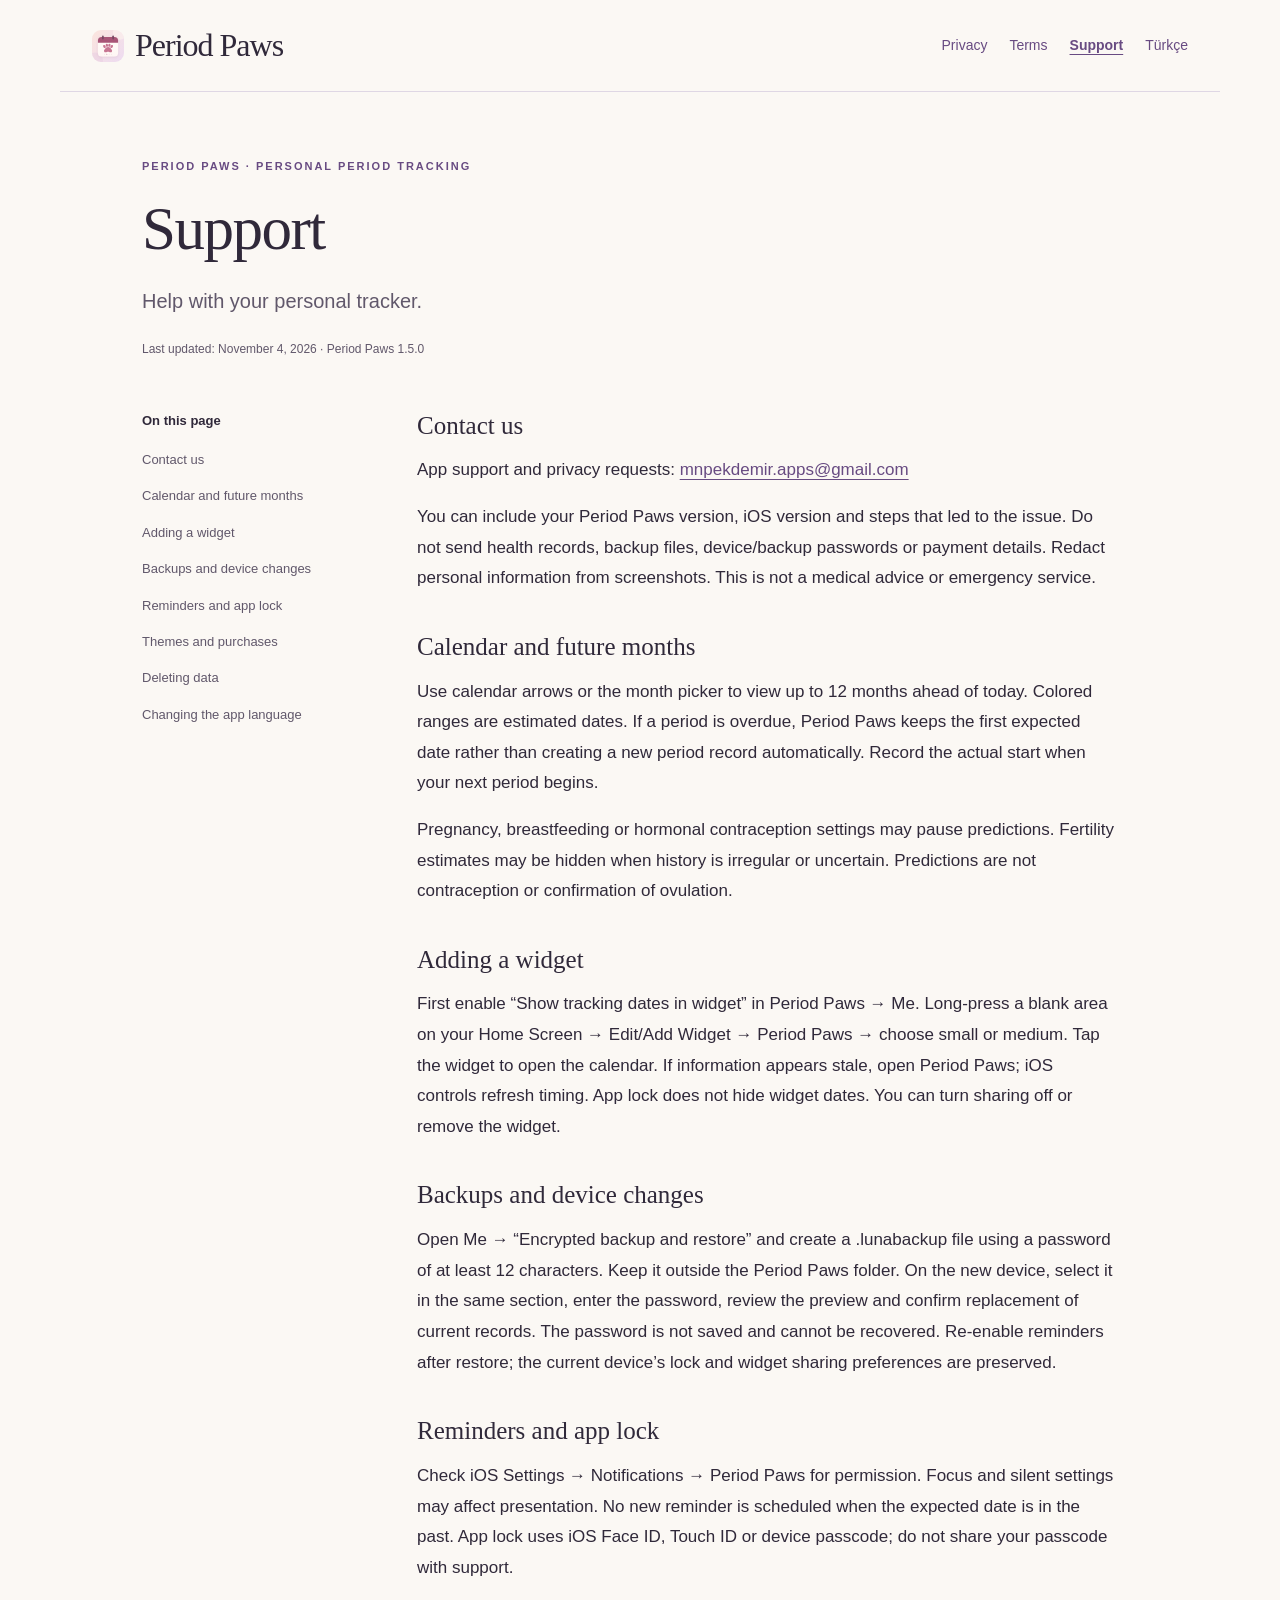
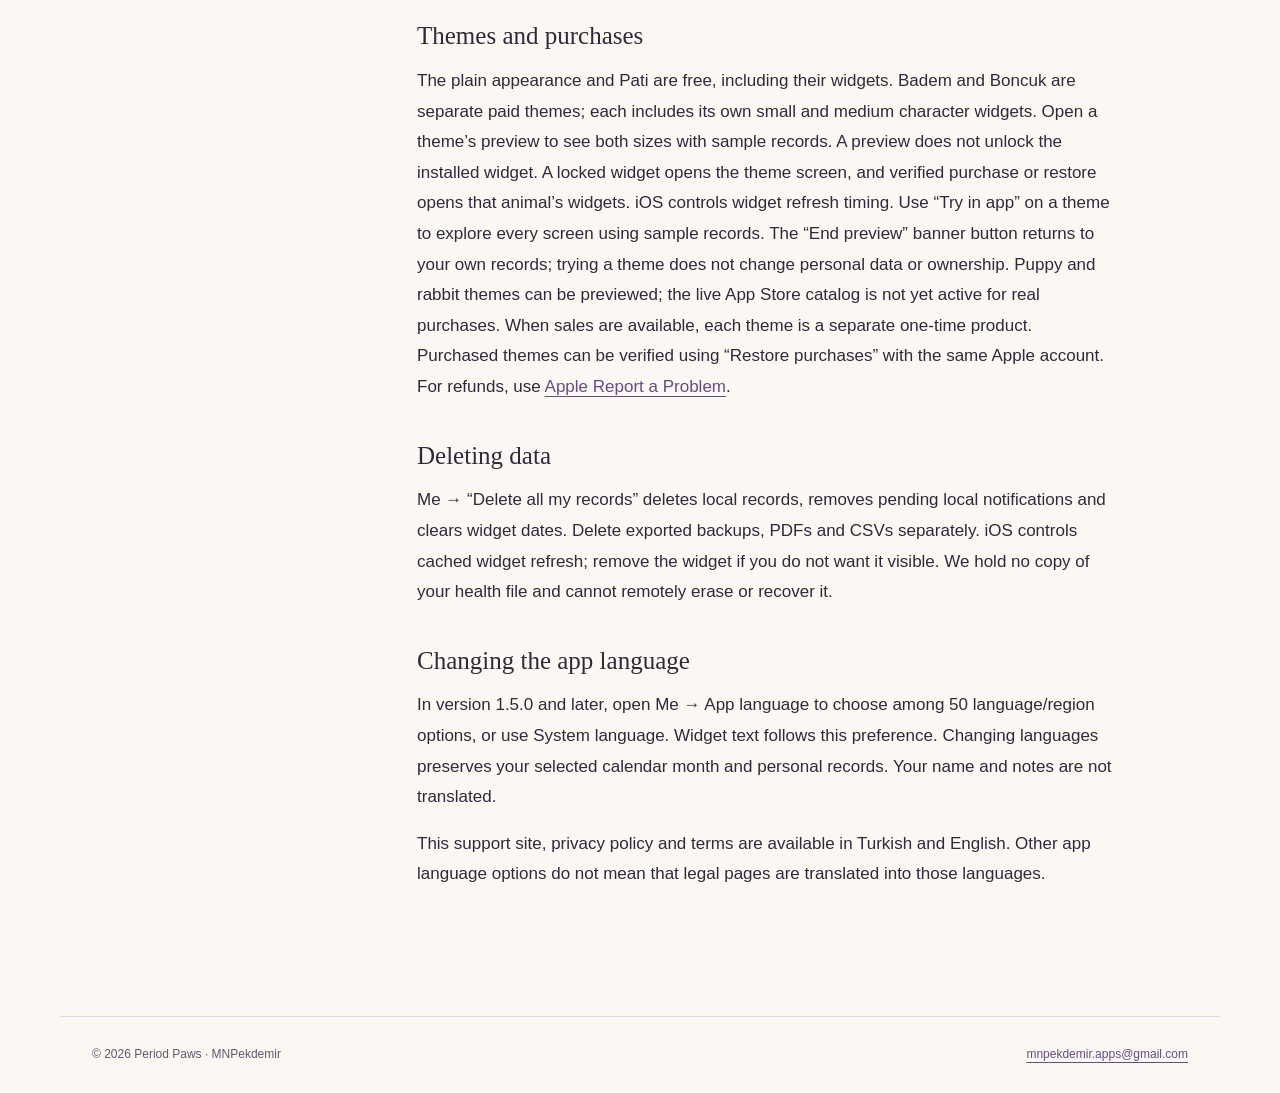
<file: en/support/index.html>
<!doctype html><html lang="en"><head><meta charset="utf-8"><meta name="viewport" content="width=device-width, initial-scale=1"><title>Support · Period Paws</title><meta name="description" content="Help with your personal tracker."><meta name="theme-color" content="#fbf8f4"><link rel="canonical" href="https://mnpekdemir.github.io/luna-legal/en/support/"><link rel="alternate" hreflang="tr" href="https://mnpekdemir.github.io/luna-legal/support/"><link rel="stylesheet" href="../../styles.css"><link rel="icon" href="../../icon.svg"></head><body><a class="skip" href="#main">Skip to content</a><header><a class="brand" href="../../"><img src="../../icon.svg" alt="" width="32" height="32">Period Paws</a><nav aria-label="Main navigation"><a href="../privacy/">Privacy</a><a href="../terms/">Terms</a><a href="../support/" aria-current="page">Support</a><a href="https://mnpekdemir.github.io/luna-legal/support/" lang="tr">Türkçe</a></nav></header><main class="shell" id="main"><div class="eyebrow">Period Paws · Personal period tracking</div><h1>Support</h1><p class="intro">Help with your personal tracker.</p><p class="meta">Last updated: November 4, 2026 · Period Paws 1.5.0</p><div class="layout"><aside aria-label="On this page"><p>On this page</p><ol><li><a href="#section-1">Contact us</a></li><li><a href="#section-2">Calendar and future months</a></li><li><a href="#section-3">Adding a widget</a></li><li><a href="#section-4">Backups and device changes</a></li><li><a href="#section-5">Reminders and app lock</a></li><li><a href="#section-6">Themes and purchases</a></li><li><a href="#section-7">Deleting data</a></li><li><a href="#section-8">Changing the app language</a></li></ol></aside><article><section id="section-1"><h2>Contact us</h2><p>App support and privacy requests: <a class="contact" href="mailto:mnpekdemir.apps@gmail.com">mnpekdemir.apps@gmail.com</a></p><p>You can include your Period Paws version, iOS version and steps that led to the issue. Do not send health records, backup files, device/backup passwords or payment details. Redact personal information from screenshots. This is not a medical advice or emergency service.</p></section><section id="section-2"><h2>Calendar and future months</h2><p>Use calendar arrows or the month picker to view up to 12 months ahead of today. Colored ranges are estimated dates. If a period is overdue, Period Paws keeps the first expected date rather than creating a new period record automatically. Record the actual start when your next period begins.</p><p>Pregnancy, breastfeeding or hormonal contraception settings may pause predictions. Fertility estimates may be hidden when history is irregular or uncertain. Predictions are not contraception or confirmation of ovulation.</p></section><section id="section-3"><h2>Adding a widget</h2><p>First enable “Show tracking dates in widget” in Period Paws → Me. Long-press a blank area on your Home Screen → Edit/Add Widget → Period Paws → choose small or medium. Tap the widget to open the calendar. If information appears stale, open Period Paws; iOS controls refresh timing. App lock does not hide widget dates. You can turn sharing off or remove the widget.</p></section><section id="section-4"><h2>Backups and device changes</h2><p>Open Me → “Encrypted backup and restore” and create a .lunabackup file using a password of at least 12 characters. Keep it outside the Period Paws folder. On the new device, select it in the same section, enter the password, review the preview and confirm replacement of current records. The password is not saved and cannot be recovered. Re-enable reminders after restore; the current device’s lock and widget sharing preferences are preserved.</p></section><section id="section-5"><h2>Reminders and app lock</h2><p>Check iOS Settings → Notifications → Period Paws for permission. Focus and silent settings may affect presentation. No new reminder is scheduled when the expected date is in the past. App lock uses iOS Face ID, Touch ID or device passcode; do not share your passcode with support.</p></section><section id="section-6"><h2>Themes and purchases</h2><p>The plain appearance and Pati are free, including their widgets. Badem and Boncuk are separate paid themes; each includes its own small and medium character widgets. Open a theme’s preview to see both sizes with sample records. A preview does not unlock the installed widget. A locked widget opens the theme screen, and verified purchase or restore opens that animal’s widgets. iOS controls widget refresh timing. Use “Try in app” on a theme to explore every screen using sample records. The “End preview” banner button returns to your own records; trying a theme does not change personal data or ownership. Puppy and rabbit themes can be previewed; the live App Store catalog is not yet active for real purchases. When sales are available, each theme is a separate one-time product. Purchased themes can be verified using “Restore purchases” with the same Apple account. For refunds, use <a href="https://reportaproblem.apple.com/">Apple Report a Problem</a>.</p></section><section id="section-7"><h2>Deleting data</h2><p>Me → “Delete all my records” deletes local records, removes pending local notifications and clears widget dates. Delete exported backups, PDFs and CSVs separately. iOS controls cached widget refresh; remove the widget if you do not want it visible. We hold no copy of your health file and cannot remotely erase or recover it.</p></section><section id="section-8"><h2>Changing the app language</h2><p>In version 1.5.0 and later, open Me → App language to choose among 50 language/region options, or use System language. Widget text follows this preference. Changing languages preserves your selected calendar month and personal records. Your name and notes are not translated.</p><p>This support site, privacy policy and terms are available in Turkish and English. Other app language options do not mean that legal pages are translated into those languages.</p></section></article></div></main><footer><p>© 2026 Period Paws · MNPekdemir</p><a href="mailto:mnpekdemir.apps@gmail.com">mnpekdemir.apps@gmail.com</a></footer></body></html>
</file>
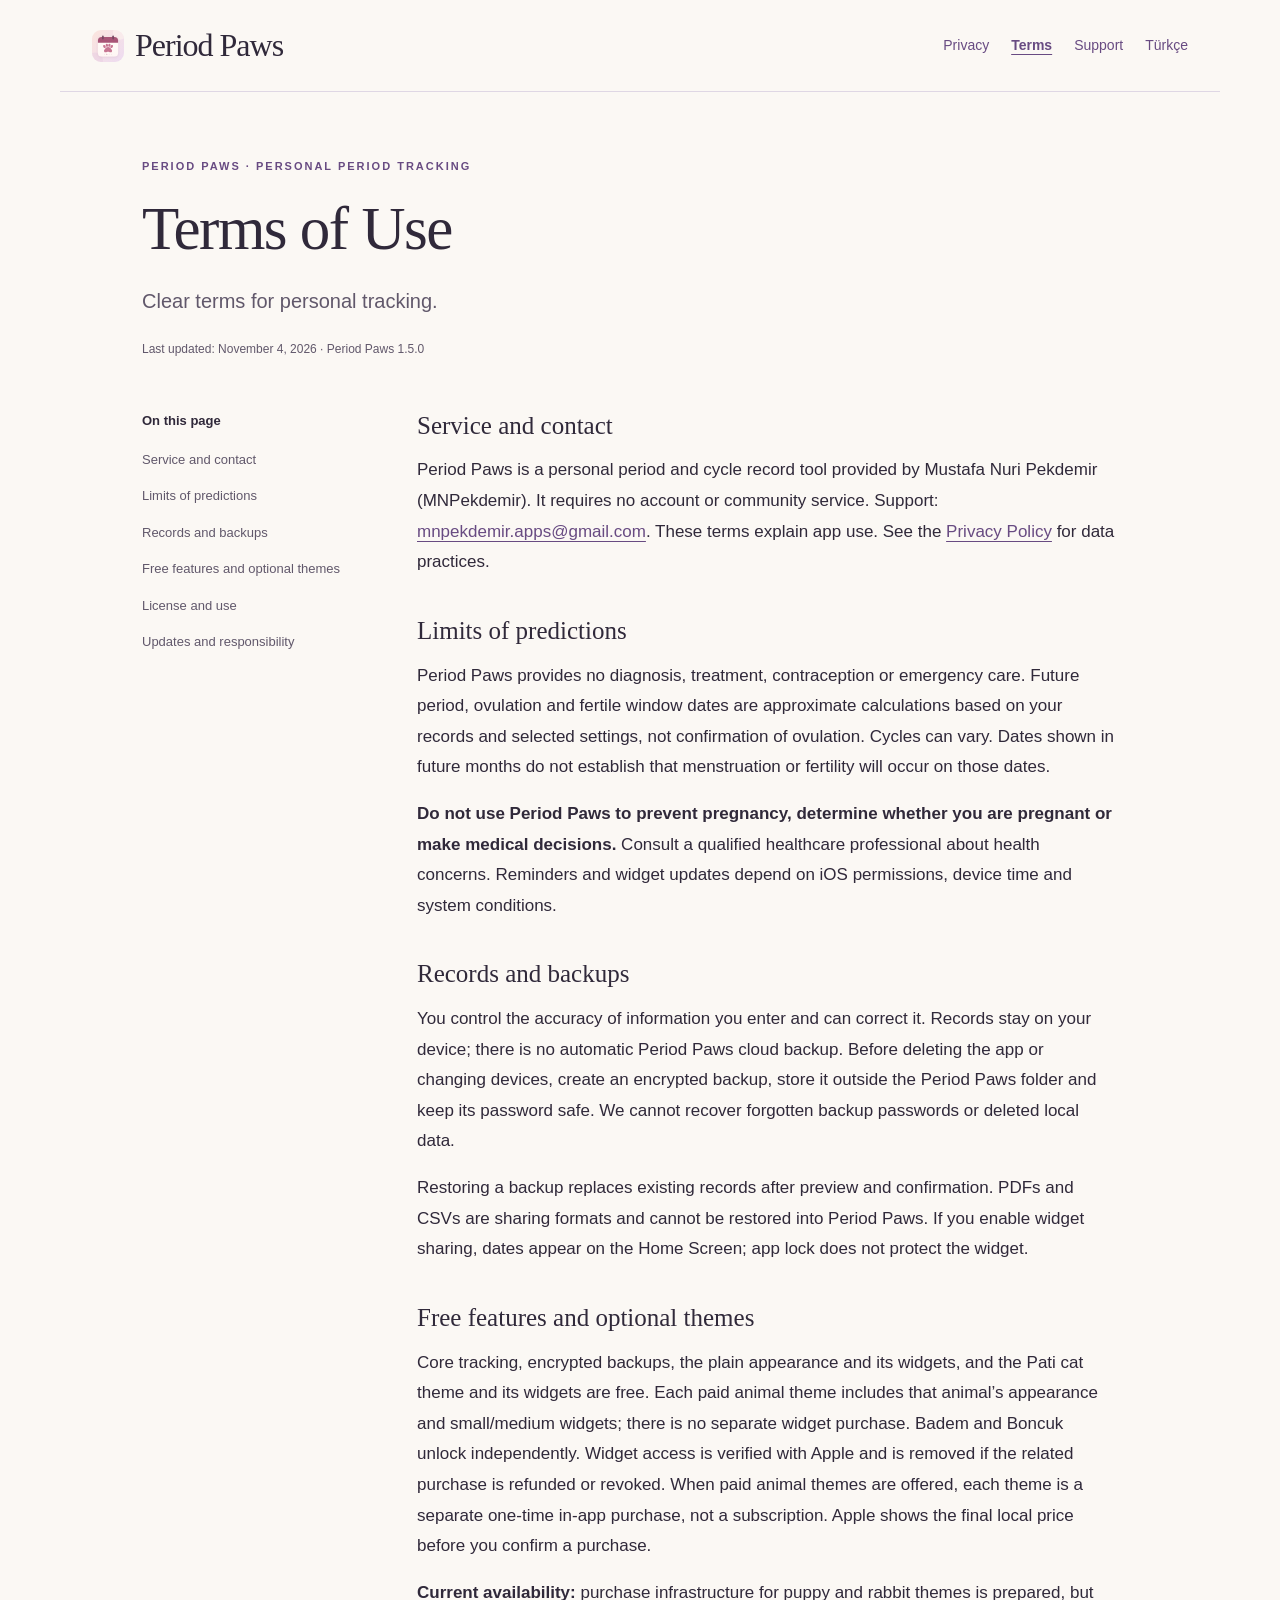
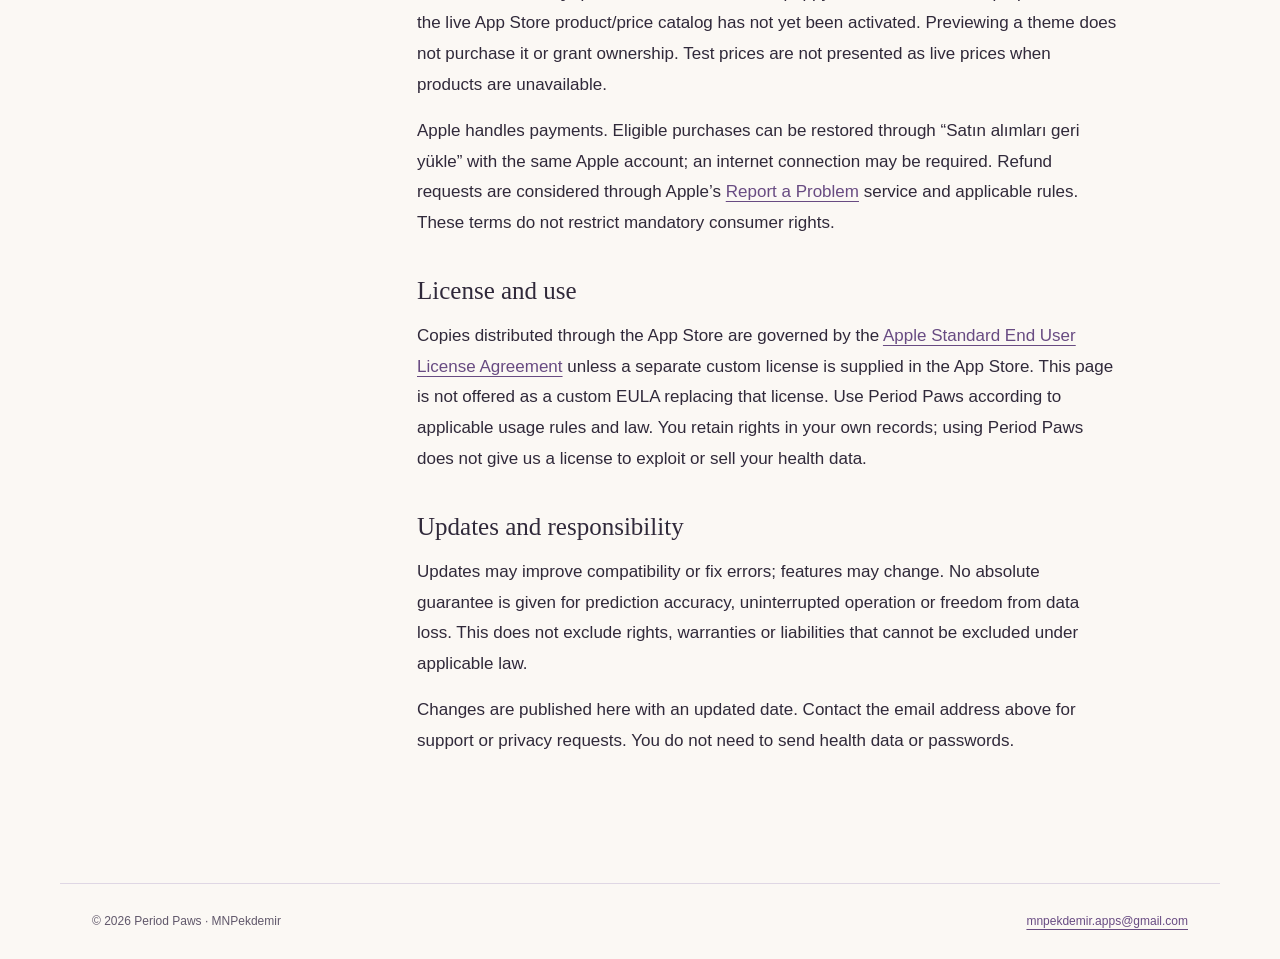
<file: en/terms/index.html>
<!doctype html><html lang="en"><head><meta charset="utf-8"><meta name="viewport" content="width=device-width, initial-scale=1"><title>Terms of Use · Period Paws</title><meta name="description" content="Clear terms for personal tracking."><meta name="theme-color" content="#fbf8f4"><link rel="canonical" href="https://mnpekdemir.github.io/luna-legal/en/terms/"><link rel="alternate" hreflang="tr" href="https://mnpekdemir.github.io/luna-legal/terms/"><link rel="stylesheet" href="../../styles.css"><link rel="icon" href="../../icon.svg"></head><body><a class="skip" href="#main">Skip to content</a><header><a class="brand" href="../../"><img src="../../icon.svg" alt="" width="32" height="32">Period Paws</a><nav aria-label="Main navigation"><a href="../privacy/">Privacy</a><a href="../terms/" aria-current="page">Terms</a><a href="../support/">Support</a><a href="https://mnpekdemir.github.io/luna-legal/terms/" lang="tr">Türkçe</a></nav></header><main class="shell" id="main"><div class="eyebrow">Period Paws · Personal period tracking</div><h1>Terms of Use</h1><p class="intro">Clear terms for personal tracking.</p><p class="meta">Last updated: November 4, 2026 · Period Paws 1.5.0</p><div class="layout"><aside aria-label="On this page"><p>On this page</p><ol><li><a href="#section-1">Service and contact</a></li><li><a href="#section-2">Limits of predictions</a></li><li><a href="#section-3">Records and backups</a></li><li><a href="#section-4">Free features and optional themes</a></li><li><a href="#section-5">License and use</a></li><li><a href="#section-6">Updates and responsibility</a></li></ol></aside><article><section id="section-1"><h2>Service and contact</h2><p>Period Paws is a personal period and cycle record tool provided by Mustafa Nuri Pekdemir (MNPekdemir). It requires no account or community service. Support: <a href="mailto:mnpekdemir.apps@gmail.com">mnpekdemir.apps@gmail.com</a>. These terms explain app use. See the <a href="../privacy/">Privacy Policy</a> for data practices.</p></section><section id="section-2"><h2>Limits of predictions</h2><p>Period Paws provides no diagnosis, treatment, contraception or emergency care. Future period, ovulation and fertile window dates are approximate calculations based on your records and selected settings, not confirmation of ovulation. Cycles can vary. Dates shown in future months do not establish that menstruation or fertility will occur on those dates.</p><p><strong>Do not use Period Paws to prevent pregnancy, determine whether you are pregnant or make medical decisions.</strong> Consult a qualified healthcare professional about health concerns. Reminders and widget updates depend on iOS permissions, device time and system conditions.</p></section><section id="section-3"><h2>Records and backups</h2><p>You control the accuracy of information you enter and can correct it. Records stay on your device; there is no automatic Period Paws cloud backup. Before deleting the app or changing devices, create an encrypted backup, store it outside the Period Paws folder and keep its password safe. We cannot recover forgotten backup passwords or deleted local data.</p><p>Restoring a backup replaces existing records after preview and confirmation. PDFs and CSVs are sharing formats and cannot be restored into Period Paws. If you enable widget sharing, dates appear on the Home Screen; app lock does not protect the widget.</p></section><section id="section-4"><h2>Free features and optional themes</h2><p>Core tracking, encrypted backups, the plain appearance and its widgets, and the Pati cat theme and its widgets are free. Each paid animal theme includes that animal’s appearance and small/medium widgets; there is no separate widget purchase. Badem and Boncuk unlock independently. Widget access is verified with Apple and is removed if the related purchase is refunded or revoked. When paid animal themes are offered, each theme is a separate one-time in-app purchase, not a subscription. Apple shows the final local price before you confirm a purchase.</p><p><strong>Current availability:</strong> purchase infrastructure for puppy and rabbit themes is prepared, but the live App Store product/price catalog has not yet been activated. Previewing a theme does not purchase it or grant ownership. Test prices are not presented as live prices when products are unavailable.</p><p>Apple handles payments. Eligible purchases can be restored through “Satın alımları geri yükle” with the same Apple account; an internet connection may be required. Refund requests are considered through Apple’s <a href="https://reportaproblem.apple.com/">Report a Problem</a> service and applicable rules. These terms do not restrict mandatory consumer rights.</p></section><section id="section-5"><h2>License and use</h2><p>Copies distributed through the App Store are governed by the <a href="https://www.apple.com/legal/internet-services/itunes/dev/stdeula/">Apple Standard End User License Agreement</a> unless a separate custom license is supplied in the App Store. This page is not offered as a custom EULA replacing that license. Use Period Paws according to applicable usage rules and law. You retain rights in your own records; using Period Paws does not give us a license to exploit or sell your health data.</p></section><section id="section-6"><h2>Updates and responsibility</h2><p>Updates may improve compatibility or fix errors; features may change. No absolute guarantee is given for prediction accuracy, uninterrupted operation or freedom from data loss. This does not exclude rights, warranties or liabilities that cannot be excluded under applicable law.</p><p>Changes are published here with an updated date. Contact the email address above for support or privacy requests. You do not need to send health data or passwords.</p></section></article></div></main><footer><p>© 2026 Period Paws · MNPekdemir</p><a href="mailto:mnpekdemir.apps@gmail.com">mnpekdemir.apps@gmail.com</a></footer></body></html>
</file>
<file: styles.css>
:root{color-scheme:light;--paper:#fbf8f4;--ink:#30293a;--muted:#61586b;--purple:#684b82;--line:#dfd7e4;--card:#fffdfb}*{box-sizing:border-box}html{scroll-behavior:smooth;scroll-padding-top:24px}body{margin:0;background:var(--paper);color:var(--ink);font:17px/1.8 -apple-system,BlinkMacSystemFont,"Segoe UI",sans-serif}a{color:var(--purple);text-underline-offset:4px}a:hover{color:#422858}a:focus-visible{outline:3px solid #8863a8;outline-offset:5px;border-radius:3px}.skip{position:absolute;left:20px;top:-100px;background:white;padding:10px}.skip:focus{top:10px}header,footer{max-width:1160px;margin:auto;padding:27px 32px}header{display:flex;align-items:center;justify-content:space-between;gap:24px;border-bottom:1px solid var(--line)}.brand{display:flex;gap:11px;align-items:center;text-decoration:none;color:var(--ink);font:32px Georgia,serif;letter-spacing:-1px}.moon{display:inline-block;width:27px;height:27px;border-radius:50%;background:var(--purple);position:relative;overflow:hidden}.moon:after{content:"";position:absolute;width:24px;height:24px;border-radius:50%;background:var(--paper);left:10px;top:-4px}nav{display:flex;gap:22px;flex-wrap:wrap;font-size:14px}nav a{text-decoration:none}nav a[aria-current=page]{text-decoration:underline;font-weight:650}.shell{max-width:1060px;margin:65px auto 90px;padding:0 32px}.eyebrow{font-size:11px;letter-spacing:2px;text-transform:uppercase;color:var(--purple);font-weight:700}h1{font:clamp(36px,5vw,61px)/1.12 Georgia,serif;letter-spacing:-1.5px;margin:18px 0 20px;overflow-wrap:anywhere}.intro{font-size:20px;color:var(--muted);margin:0 0 20px;max-width:660px}.meta{font-size:12px;color:var(--muted)}.layout{display:grid;grid-template-columns:215px minmax(0,1fr);gap:60px;margin-top:48px}aside{font-size:13px}aside p{font-weight:650;margin-top:0}aside ol{list-style:none;padding:0;margin:0}aside li{margin:0 0 13px}aside a{color:var(--muted);text-decoration:none}article{max-width:700px}article section{margin:0 0 36px}h2{font:25px/1.35 Georgia,serif;margin:0 0 13px}p{margin:0 0 16px}article a,.contact{overflow-wrap:anywhere}.notice{border-left:3px solid #a68bb9;background:#f0eaf3;padding:18px 22px;border-radius:0 12px 12px 0;margin:28px 0;font-size:15px}.cards{display:grid;grid-template-columns:repeat(3,1fr);gap:22px;margin:42px 0}.tile{display:block;border:1px solid var(--line);border-radius:16px;background:var(--card);padding:28px;text-decoration:none;color:var(--ink)}.tile span{display:block;font-size:24px;font-family:Georgia,serif;margin:8px 0}.tile p{font-size:14px;color:var(--muted);margin:0}.tile:hover{border-color:var(--purple)}footer{border-top:1px solid var(--line);color:var(--muted);font-size:12px;display:flex;gap:24px;flex-wrap:wrap;justify-content:space-between}footer p{margin:0}.home{max-width:1060px}.home h1{max-width:700px}.home .intro{max-width:640px}.number{font-size:12px;color:var(--purple);letter-spacing:1px}@media(max-width:760px){header{padding:20px;align-items:flex-start;gap:20px}nav{gap:10px 15px;font-size:12px;justify-content:flex-end;max-width:225px}.brand{font-size:28px}.shell{padding:0 22px;margin:42px auto 55px}.layout{grid-template-columns:1fr;gap:32px;margin-top:30px}aside{border-bottom:1px solid var(--line);padding-bottom:16px}aside ol{display:flex;flex-wrap:wrap;gap:6px 18px}aside li{margin:0}body{font-size:16px;line-height:1.8}.cards{grid-template-columns:1fr;gap:14px}.tile{padding:22px}.intro{font-size:18px}h2{font-size:24px}footer{padding:22px}.meta{max-width:340px}}@media(prefers-reduced-motion:reduce){html{scroll-behavior:auto}}@media print{header nav,aside,.skip{display:none}.shell{margin:20px;padding:0}.layout{display:block}body{background:white;font-size:11pt}h1{font-size:30pt}article{max-width:none}a{color:inherit}section{break-inside:avoid}}
@media(max-width:760px){header{flex-wrap:wrap}header nav{width:100%;max-width:none;justify-content:flex-start}.brand{white-space:nowrap}}

.brand img{display:block;width:32px;height:32px;border-radius:9px}
</file>
